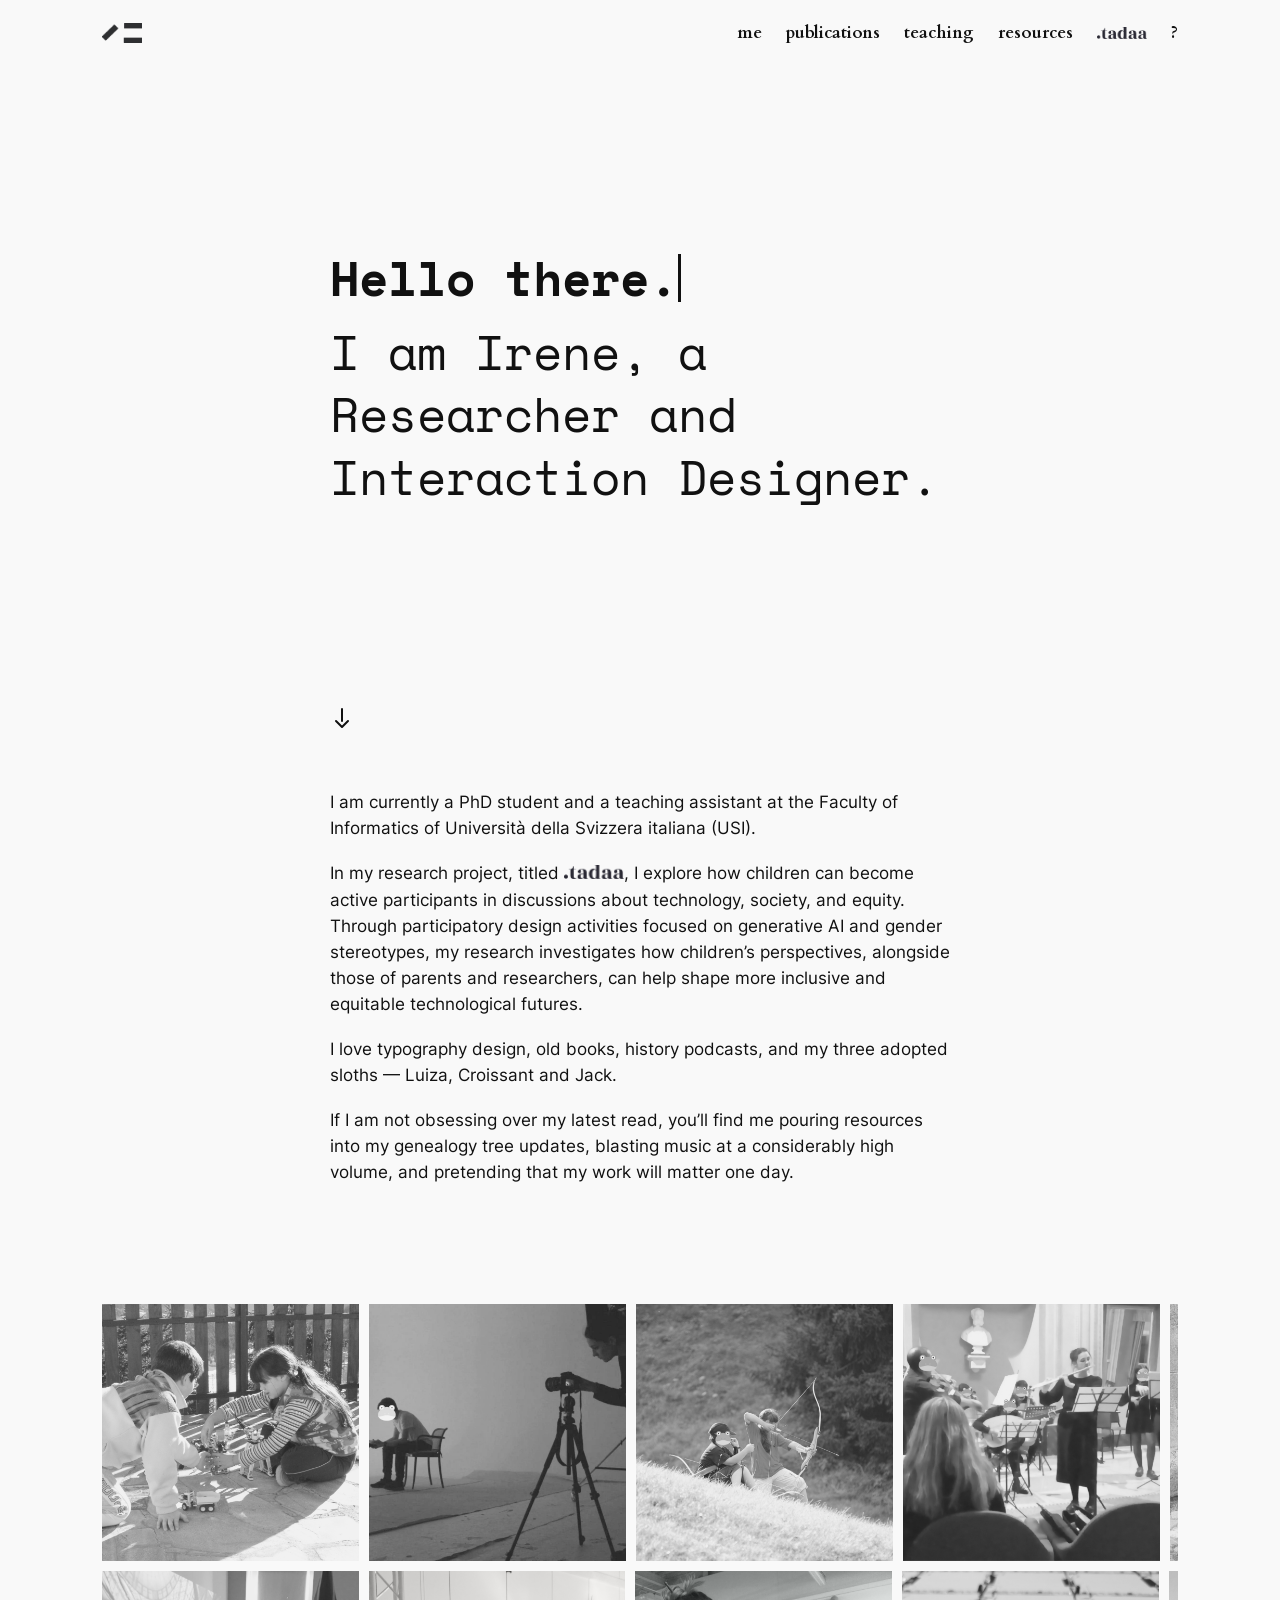
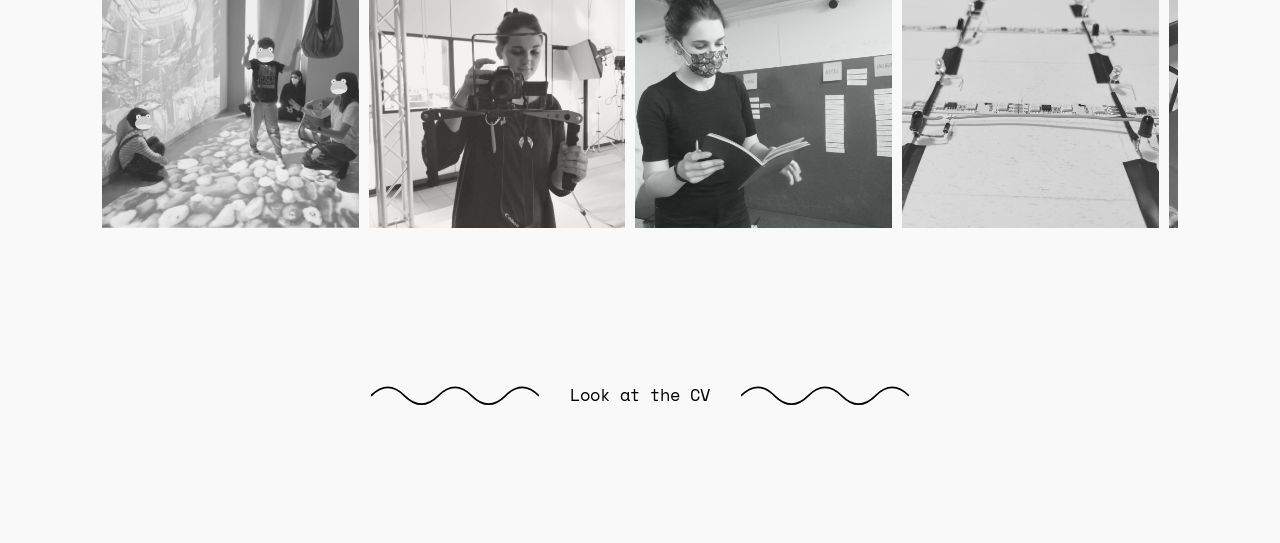
<file: index.html>
<!DOCTYPE html>
<html lang="en-GB">
<head>
  <meta charset="UTF-8">
  <meta name="viewport" content="width=device-width, initial-scale=1">
  <title>irenezanardi.com – Personal webpage</title>
  <meta name="description" content="Irene Zanardi – Researcher and Interaction Designer, PhD student at Università della Svizzera italiana (USI).">
  <link rel="icon" href="assets/img/favicon-32.png" sizes="32x32">
  <link rel="icon" href="assets/img/favicon-192.png" sizes="192x192">
  <link rel="apple-touch-icon" href="assets/img/apple-touch-icon.png">
  <link rel="preload" href="assets/fonts/SpaceMono-Bold.woff2" as="font" type="font/woff2" crossorigin>
  <link rel="stylesheet" href="assets/css/style.css">
  <script src="assets/js/main.js" defer></script>
</head>
<body class="home">
  <a class="skip-link" href="#main">Skip to content</a>

  <!-- ===== Header (same on every page) ===== -->
  <header class="site-header">
    <div class="site-header__inner">
      <a class="site-logo" href="./" aria-current="page"><img src="assets/img/logo.png" width="40" height="20" alt="irenezanardi.com"></a>
      <nav class="nav" aria-label="Navigation">
        <button class="nav__open" type="button" aria-label="Open menu" aria-expanded="false" aria-controls="nav-panel">
          <svg viewBox="0 0 24 24" aria-hidden="true"><path d="M4 7.5h16v1.5H4z"/><path d="M4 15h16v1.5H4z"/></svg>
        </button>
        <div class="nav__panel" id="nav-panel">
          <button class="nav__close" type="button" aria-label="Close menu">
            <svg viewBox="0 0 24 24" aria-hidden="true"><path d="m13.06 12 6.47-6.47-1.06-1.06L12 10.94 5.53 4.47 4.47 5.53 10.94 12l-6.47 6.47 1.06 1.06L12 13.06l6.47 6.47 1.06-1.06L13.06 12Z"/></svg>
          </button>
          <ul class="nav__list">
            <li><a href="./" aria-current="page">me</a></li>
            <li><a href="publications/">Publications</a></li>
            <li><a href="teaching/">Teaching</a></li>
            <li><a href="resources/">Resources</a></li>
            <li><a href="tadaa/"><img src="assets/img/tadaa-logo.png" alt="Tadaa"></a></li>
            <li><a href="contact/">?</a></li>
          </ul>
        </div>
      </nav>
    </div>
  </header>

  <main id="main">

    <!-- Hero -->
    <section class="hero">
      <div class="hero__inner">
        <p class="hero__hello typewriter highlighted">Hello there.</p>
        <p class="hero__intro">I am Irene, a Researcher and Interaction Designer.</p>
      </div>
    </section>

    <div class="scroll-arrow-wrap">
      <div class="container">
        <svg class="scroll-arrow" xmlns="http://www.w3.org/2000/svg" width="24" height="24" viewBox="0 0 24 24" fill="none" stroke="currentColor" stroke-width="2" stroke-linecap="round" stroke-linejoin="round" aria-hidden="true">
          <path d="M18 15l-6 6-6-6"/>
          <path d="M12 3v12"/>
        </svg>
      </div>
    </div>

    <!-- About -->
    <section class="gutter">
      <div class="container bio flow">
        <p>I am currently a PhD student and a teaching assistant at the Faculty of Informatics of Università della Svizzera italiana (USI).</p>
        <p>In my research project, titled <img class="inline-logo" src="assets/img/tadaa-logo.png" style="width: 60px" alt="Tadaa">, I explore how children can become active participants in discussions about technology, society, and equity. Through participatory design activities focused on generative AI and gender stereotypes, my research investigates how children’s perspectives, alongside those of parents and researchers, can help shape more inclusive and equitable technological futures.</p>
        <p>I love typography design, old books, history podcasts, and my three adopted sloths — Luiza, Croissant and Jack.</p>
        <p>If I am not obsessing over my latest read, you’ll find me pouring resources into my genealogy tree updates, blasting music at a considerably high volume, and pretending that my work will matter one day.</p>
      </div>

      <!-- Photo carousels: to add a photo, copy one <div class="carousel__slide"> line -->
      <div class="carousel">
        <div class="carousel__track" data-direction="forward">
          <div class="carousel__slide"><img src="assets/img/about/photo-1.png" alt=""></div>
          <div class="carousel__slide"><img src="assets/img/about/photo-2.png" alt=""></div>
          <div class="carousel__slide"><img src="assets/img/about/photo-3.png" alt=""></div>
          <div class="carousel__slide"><img src="assets/img/about/photo-4.png" alt=""></div>
          <div class="carousel__slide"><img src="assets/img/about/photo-5.png" alt=""></div>
        </div>
        <div class="carousel__track" data-direction="backward">
          <div class="carousel__slide"><img src="assets/img/about/photo-6.png" alt=""></div>
          <div class="carousel__slide"><img src="assets/img/about/photo-7.png" alt=""></div>
          <div class="carousel__slide"><img src="assets/img/about/photo-8.png" alt=""></div>
          <div class="carousel__slide"><img src="assets/img/about/photo-9.png" alt=""></div>
          <div class="carousel__slide"><img src="assets/img/about/photo-10.png" alt=""></div>
        </div>
      </div>

      <!-- CV button -->
      <div class="cta">
        <div class="wave">
          <svg class="wave__line wave__line--forward" viewBox="0 0 100 20" aria-hidden="true"><path d="M0,10 Q10,0 20,10 T40,10 T60,10 T80,10 T100,10"/></svg>
          <a class="wave__button" href="assets/files/CV.pdf">Look at the CV</a>
          <svg class="wave__line wave__line--back" viewBox="0 0 100 20" aria-hidden="true"><path d="M0,10 Q10,0 20,10 T40,10 T60,10 T80,10 T100,10"/></svg>
        </div>
      </div>
    </section>

  </main>
</body>
</html>
</file>
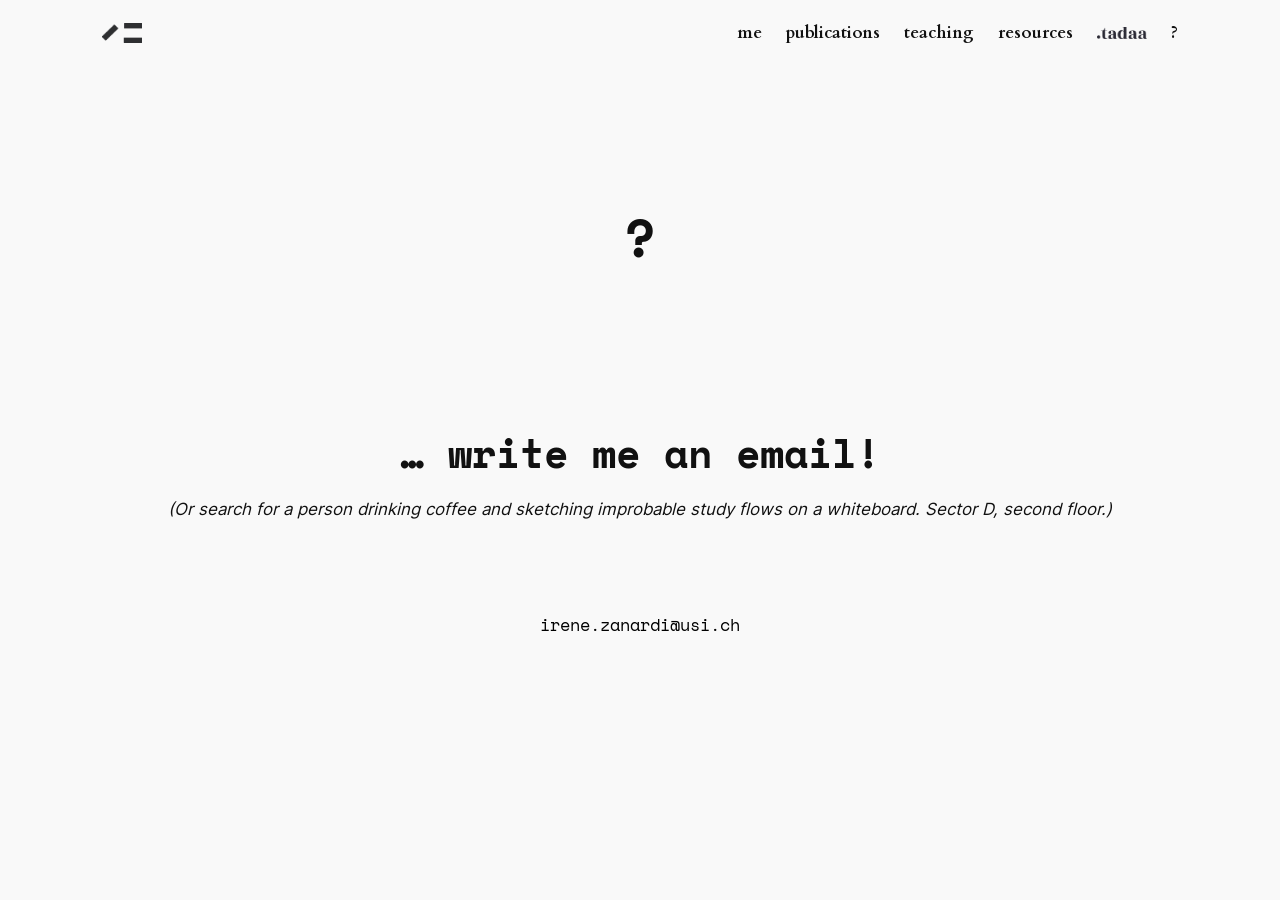
<file: contact/index.html>
<!DOCTYPE html>
<html lang="en-GB">
<head>
  <meta charset="UTF-8">
  <meta name="viewport" content="width=device-width, initial-scale=1">
  <title>? – irenezanardi.com</title>
  <meta name="description" content="Get in touch with Irene Zanardi.">
  <link rel="icon" href="../assets/img/favicon-32.png" sizes="32x32">
  <link rel="icon" href="../assets/img/favicon-192.png" sizes="192x192">
  <link rel="apple-touch-icon" href="../assets/img/apple-touch-icon.png">
  <link rel="stylesheet" href="../assets/css/style.css">
  <script src="../assets/js/main.js" defer></script>
</head>
<body>
  <a class="skip-link" href="#main">Skip to content</a>

  <!-- ===== Header (same on every page) ===== -->
  <header class="site-header">
    <div class="site-header__inner">
      <a class="site-logo" href="../"><img src="../assets/img/logo.png" width="40" height="20" alt="irenezanardi.com"></a>
      <nav class="nav" aria-label="Navigation">
        <button class="nav__open" type="button" aria-label="Open menu" aria-expanded="false" aria-controls="nav-panel">
          <svg viewBox="0 0 24 24" aria-hidden="true"><path d="M4 7.5h16v1.5H4z"/><path d="M4 15h16v1.5H4z"/></svg>
        </button>
        <div class="nav__panel" id="nav-panel">
          <button class="nav__close" type="button" aria-label="Close menu">
            <svg viewBox="0 0 24 24" aria-hidden="true"><path d="m13.06 12 6.47-6.47-1.06-1.06L12 10.94 5.53 4.47 4.47 5.53 10.94 12l-6.47 6.47 1.06 1.06L12 13.06l6.47 6.47 1.06-1.06L13.06 12Z"/></svg>
          </button>
          <ul class="nav__list">
            <li><a href="../">me</a></li>
            <li><a href="../publications/">Publications</a></li>
            <li><a href="../teaching/">Teaching</a></li>
            <li><a href="../resources/">Resources</a></li>
            <li><a href="../tadaa/"><img src="../assets/img/tadaa-logo.png" alt="Tadaa"></a></li>
            <li><a href="../contact/" aria-current="page">?</a></li>
          </ul>
        </div>
      </nav>
    </div>
  </header>

  <main id="main">
    <div class="page-title">
      <h1>?</h1>
    </div>

    <section class="contact">
      <div class="flow">
        <h2>… write me an email!</h2>
        <p><em>(Or search for a person drinking coffee and sketching improbable study flows on a whiteboard. Sector D, second floor.)</em></p>
        <div class="wave">
          <a class="wave__button wave__button--wide highlighted" href="mailto:irene.zanardi@usi.ch">irene.zanardi@usi.ch</a>
        </div>
      </div>
    </section>
  </main>
</body>
</html>
</file>
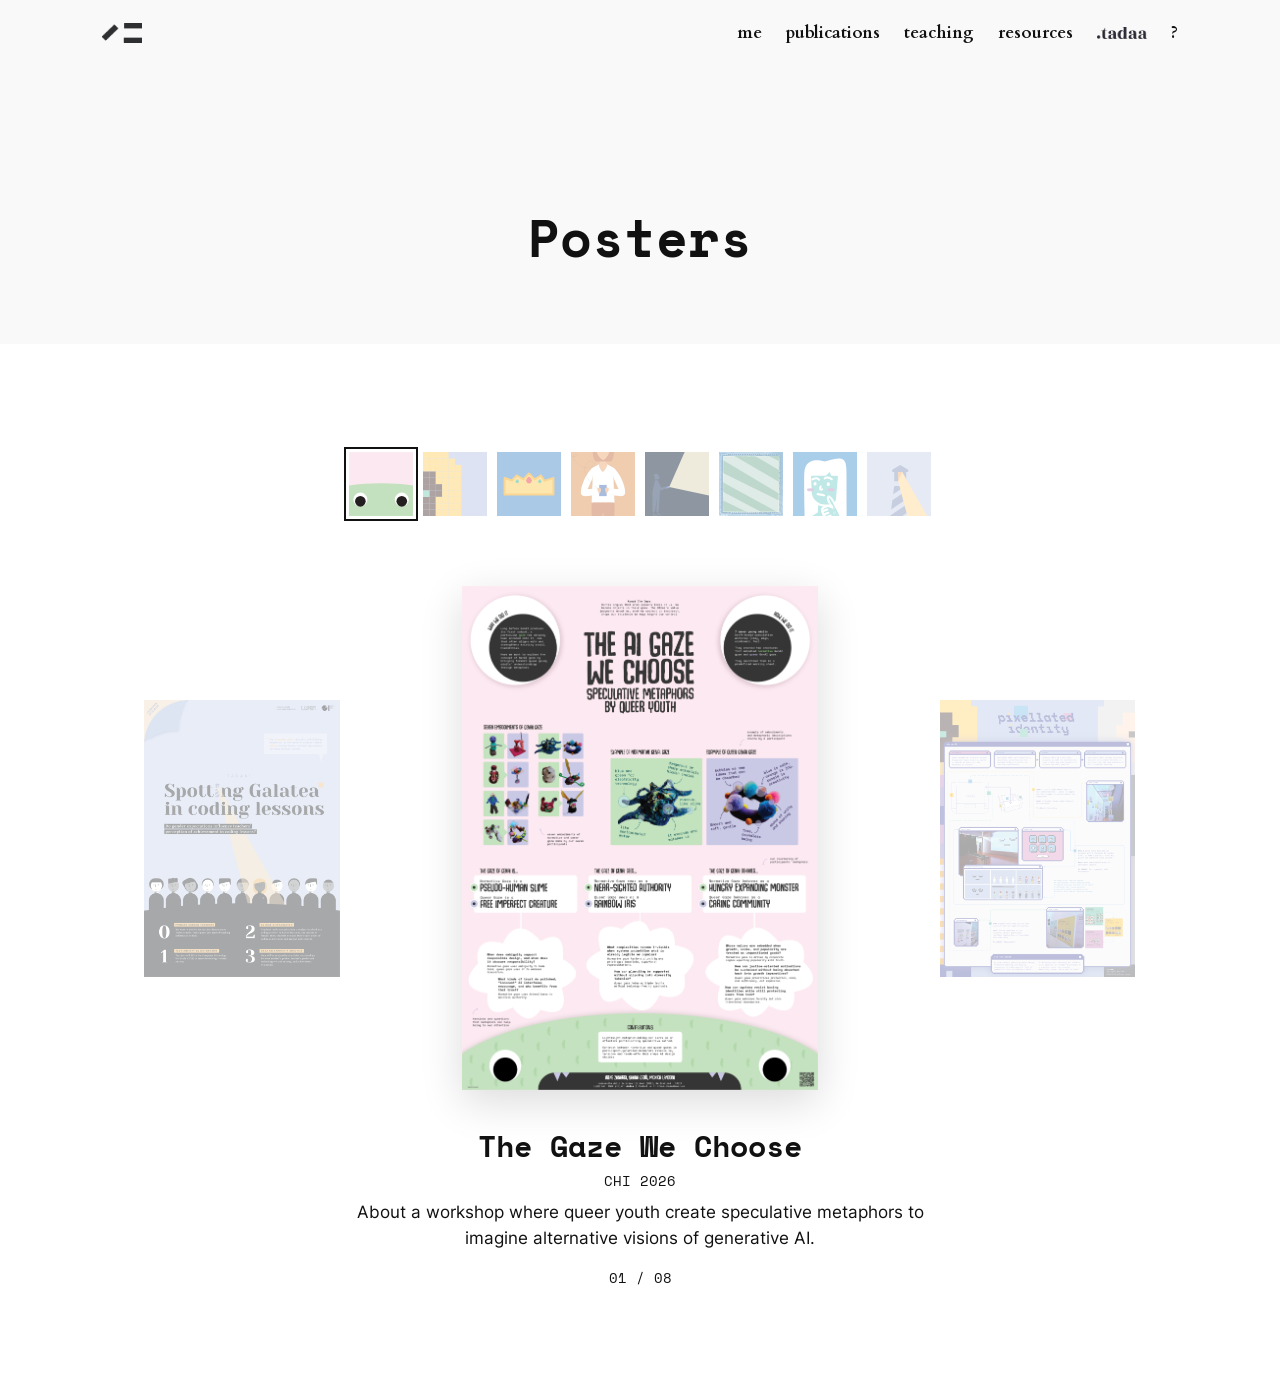
<file: posters/index.html>
<!DOCTYPE html>
<html lang="en-GB">
<head>
  <meta charset="UTF-8">
  <meta name="viewport" content="width=device-width, initial-scale=1">
  <title>Posters – irenezanardi.com</title>
  <meta name="description" content="Research posters by Irene Zanardi.">
  <link rel="icon" href="../assets/img/favicon-32.png" sizes="32x32">
  <link rel="icon" href="../assets/img/favicon-192.png" sizes="192x192">
  <link rel="apple-touch-icon" href="../assets/img/apple-touch-icon.png">
  <link rel="stylesheet" href="../assets/css/style.css">
  <script src="../assets/js/main.js" defer></script>
</head>
<body>
  <a class="skip-link" href="#main">Skip to content</a>

  <!-- ===== Header (same on every page) ===== -->
  <header class="site-header">
    <div class="site-header__inner">
      <a class="site-logo" href="../"><img src="../assets/img/logo.png" width="40" height="20" alt="irenezanardi.com"></a>
      <nav class="nav" aria-label="Navigation">
        <button class="nav__open" type="button" aria-label="Open menu" aria-expanded="false" aria-controls="nav-panel">
          <svg viewBox="0 0 24 24" aria-hidden="true"><path d="M4 7.5h16v1.5H4z"/><path d="M4 15h16v1.5H4z"/></svg>
        </button>
        <div class="nav__panel" id="nav-panel">
          <button class="nav__close" type="button" aria-label="Close menu">
            <svg viewBox="0 0 24 24" aria-hidden="true"><path d="m13.06 12 6.47-6.47-1.06-1.06L12 10.94 5.53 4.47 4.47 5.53 10.94 12l-6.47 6.47 1.06 1.06L12 13.06l6.47 6.47 1.06-1.06L13.06 12Z"/></svg>
          </button>
          <ul class="nav__list">
            <li><a href="../">me</a></li>
            <li><a href="../publications/">Publications</a></li>
            <li><a href="../teaching/">Teaching</a></li>
            <li><a href="../resources/">Resources</a></li>
            <li><a href="../tadaa/"><img src="../assets/img/tadaa-logo.png" alt="Tadaa"></a></li>
            <li><a href="../contact/">?</a></li>
          </ul>
        </div>
      </nav>
    </div>
  </header>

  <main id="main">
    <div class="page-title">
      <h1>Posters</h1>
    </div>

    <section class="band band--white">
      <div class="poster-gallery" data-poster-gallery>
        <!--
          HOW TO EDIT THE POSTERS
          Each <li class="poster"> is one poster. The gallery (thumbnails,
          big preview, previous/next and full-screen view) is built from this
          list automatically, in this order.

          - data-thumb  = small SQUARE thumbnail for the top strip
                          (assets/img/posters/thumbs/, e.g. 400 x 400 px).
                          The numbered .svg files are placeholders: replace
                          them with your own images and update the name here,
                          e.g. thumbs/chi-2026.jpg
          - data-full   = high-resolution image opened in full screen
          - src         = image shown in the gallery (about 1024 px tall is enough)
          - poster__title / poster__venue / poster__desc = text under the gallery

          To add a poster: put the three images in assets/img/posters/thumbs/,
          assets/img/posters/ and assets/img/posters/full/, then copy a whole
          <li> ... </li> block.
        -->
        <ol class="poster-list">
          <li class="poster"
              data-thumb="../assets/img/posters/thumbs/chi-2026.svg"
              data-full="../assets/img/posters/full/chi-2026.png">
            <img src="../assets/img/posters/chi-2026.png" width="725" height="1024" alt="Poster presented at CHI 2026">
            <div class="poster__caption">
              <h2 class="poster__title">The Gaze We Choose</h2>
              <p class="poster__venue">CHI 2026</p>
              <p class="poster__desc">About a workshop where queer youth create speculative metaphors to imagine alternative visions of generative AI.</p>
            </div>
          </li>

          <li class="poster"
              data-thumb="../assets/img/posters/thumbs/dis-2026.svg"
              data-full="../assets/img/posters/full/dis-2026.png">
            <img src="../assets/img/posters/dis-2026.png" width="722" height="1024" alt="Poster presented at DIS 2026" loading="lazy">
            <div class="poster__caption">
              <h2 class="poster__title">Pixellated Identity</h2>
              <p class="poster__venue">DIS 2026</p>
              <p class="poster__desc">About an interactive exhibition that invites families to question how generative AI is designed and represented.</p>
            </div>
          </li>

          <li class="poster"
              data-thumb="../assets/img/posters/thumbs/womencourage-2024.svg"
              data-full="../assets/img/posters/full/womencourage-2024.png">
            <img src="../assets/img/posters/womencourage-2024.png" width="723" height="1024" alt="Poster presented at ACM womENcourage 2024" loading="lazy">
            <div class="poster__caption">
              <h2 class="poster__title">Breaking (a) Character</h2>
              <p class="poster__venue">ACM womENcourage 2024</p>
              <p class="poster__desc">About a research project exploring how children react to social identity labels through a role-playing game.</p>
            </div>
          </li>

          <li class="poster"
              data-thumb="../assets/img/posters/thumbs/womencourage-2023-1.svg"
              data-full="../assets/img/posters/full/womencourage-2023-1.png">
            <img src="../assets/img/posters/womencourage-2023-1.png" width="724" height="1024" alt="Poster presented at ACM womENcourage 2023" loading="lazy">
            <div class="poster__caption">
              <h2 class="poster__title">Bridging Values</h2>
              <p class="poster__venue">ACM womENcourage 2023</p>
              <p class="poster__desc">About an exploration on whether the social values and aspirations of Gen Z are reflected in computing careers.</p>
            </div>
          </li>

          <li class="poster"
              data-thumb="../assets/img/posters/thumbs/womencourage-2023-2.svg"
              data-full="../assets/img/posters/full/womencourage-2023-2.png">
            <img src="../assets/img/posters/womencourage-2023-2.png" width="724" height="1024" alt="Poster presented at ACM womENcourage 2023" loading="lazy">
            <div class="poster__caption">
              <h2 class="poster__title">Looking for a Major?</h2>
              <p class="poster__venue">ACM womENcourage 2023</p>
              <p class="poster__desc">About an exploratory analysis of how technical and social aspects of the discipline are presented to prospective students.</p>
            </div>
          </li>

          <li class="poster"
              data-thumb="../assets/img/posters/thumbs/womencourage-2023-3.svg"
              data-full="../assets/img/posters/full/womencourage-2023-3.png">
            <img src="../assets/img/posters/womencourage-2023-3.png" width="724" height="1024" alt="Poster presented at ACM womENcourage 2023" loading="lazy">
            <div class="poster__caption">
              <h2 class="poster__title">Memory Association Test</h2>
              <p class="poster__venue">ACM womENcourage 2023</p>
              <p class="poster__desc">About a memory-based educational game designed to help teachers recognize and reflect on implicit gender biases.</p>
            </div>
          </li>

          <li class="poster"
              data-thumb="../assets/img/posters/thumbs/usi-sts-2023.svg"
              data-full="../assets/img/posters/full/usi-sts-2023.png">
            <img src="../assets/img/posters/usi-sts-2023.png" width="1024" height="724" alt="Research poster, USI STS 2023" loading="lazy">
            <div class="poster__caption">
              <h2 class="poster__title">What Makes a Computer Scientist</h2>
              <p class="poster__venue">EUGAIN STS 2023</p>
              <p class="poster__desc">About an exploration on how children describe the “perfect” computer scientist before and after participating in programming lessons.</p>
            </div>
          </li>

          <li class="poster"
              data-thumb="../assets/img/posters/thumbs/usi-sts-2022.svg"
              data-full="../assets/img/posters/full/usi-sts-2022.png">
            <img src="../assets/img/posters/usi-sts-2022.png" width="724" height="1024" alt="Research poster, USI STS 2022" loading="lazy">
            <div class="poster__caption">
              <h2 class="poster__title">Spotting Galatea</h2>
              <p class="poster__venue">EUGAIN STS 2022</p>
              <p class="poster__desc">About a research proposal exploring whether gendered expectations influence teachers’ evaluations of students in coding classes.</p>
            </div>
          </li>
        </ol>
      </div>
    </section>
  </main>
</body>
</html>
</file>
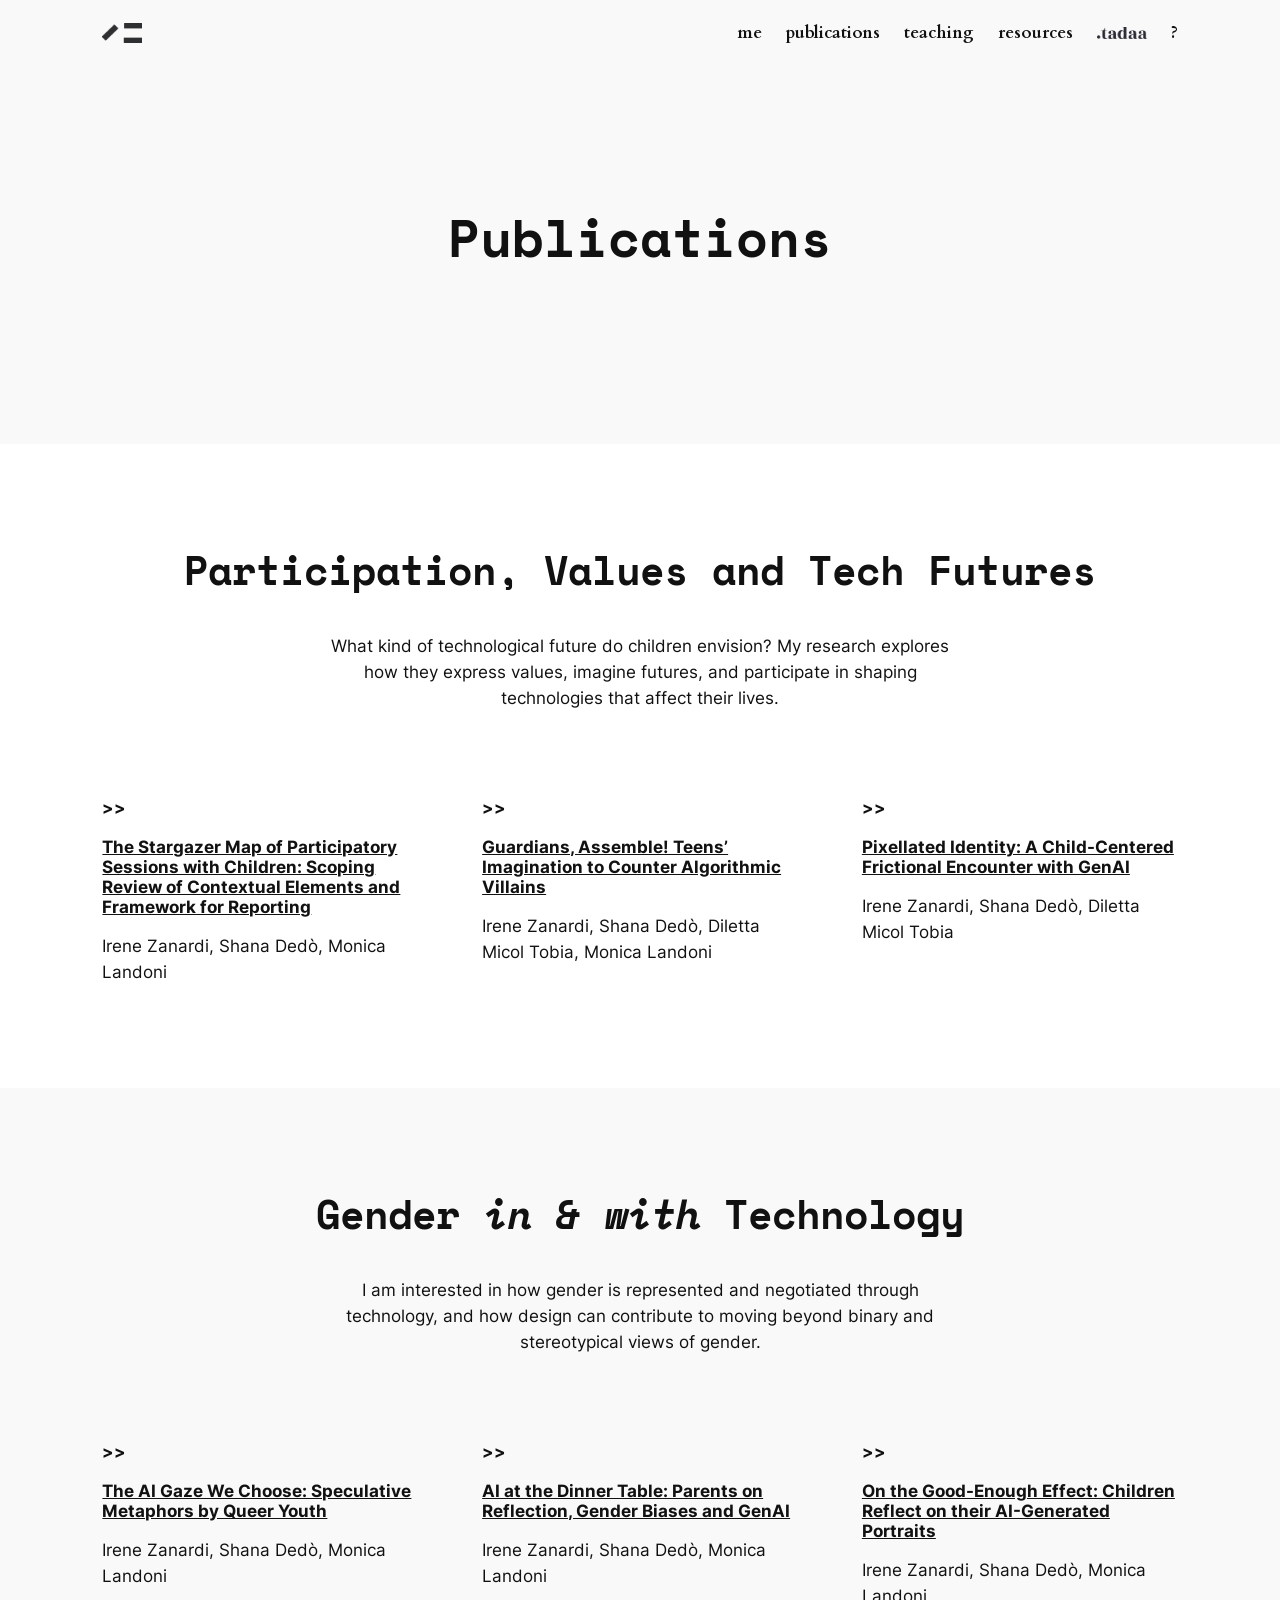
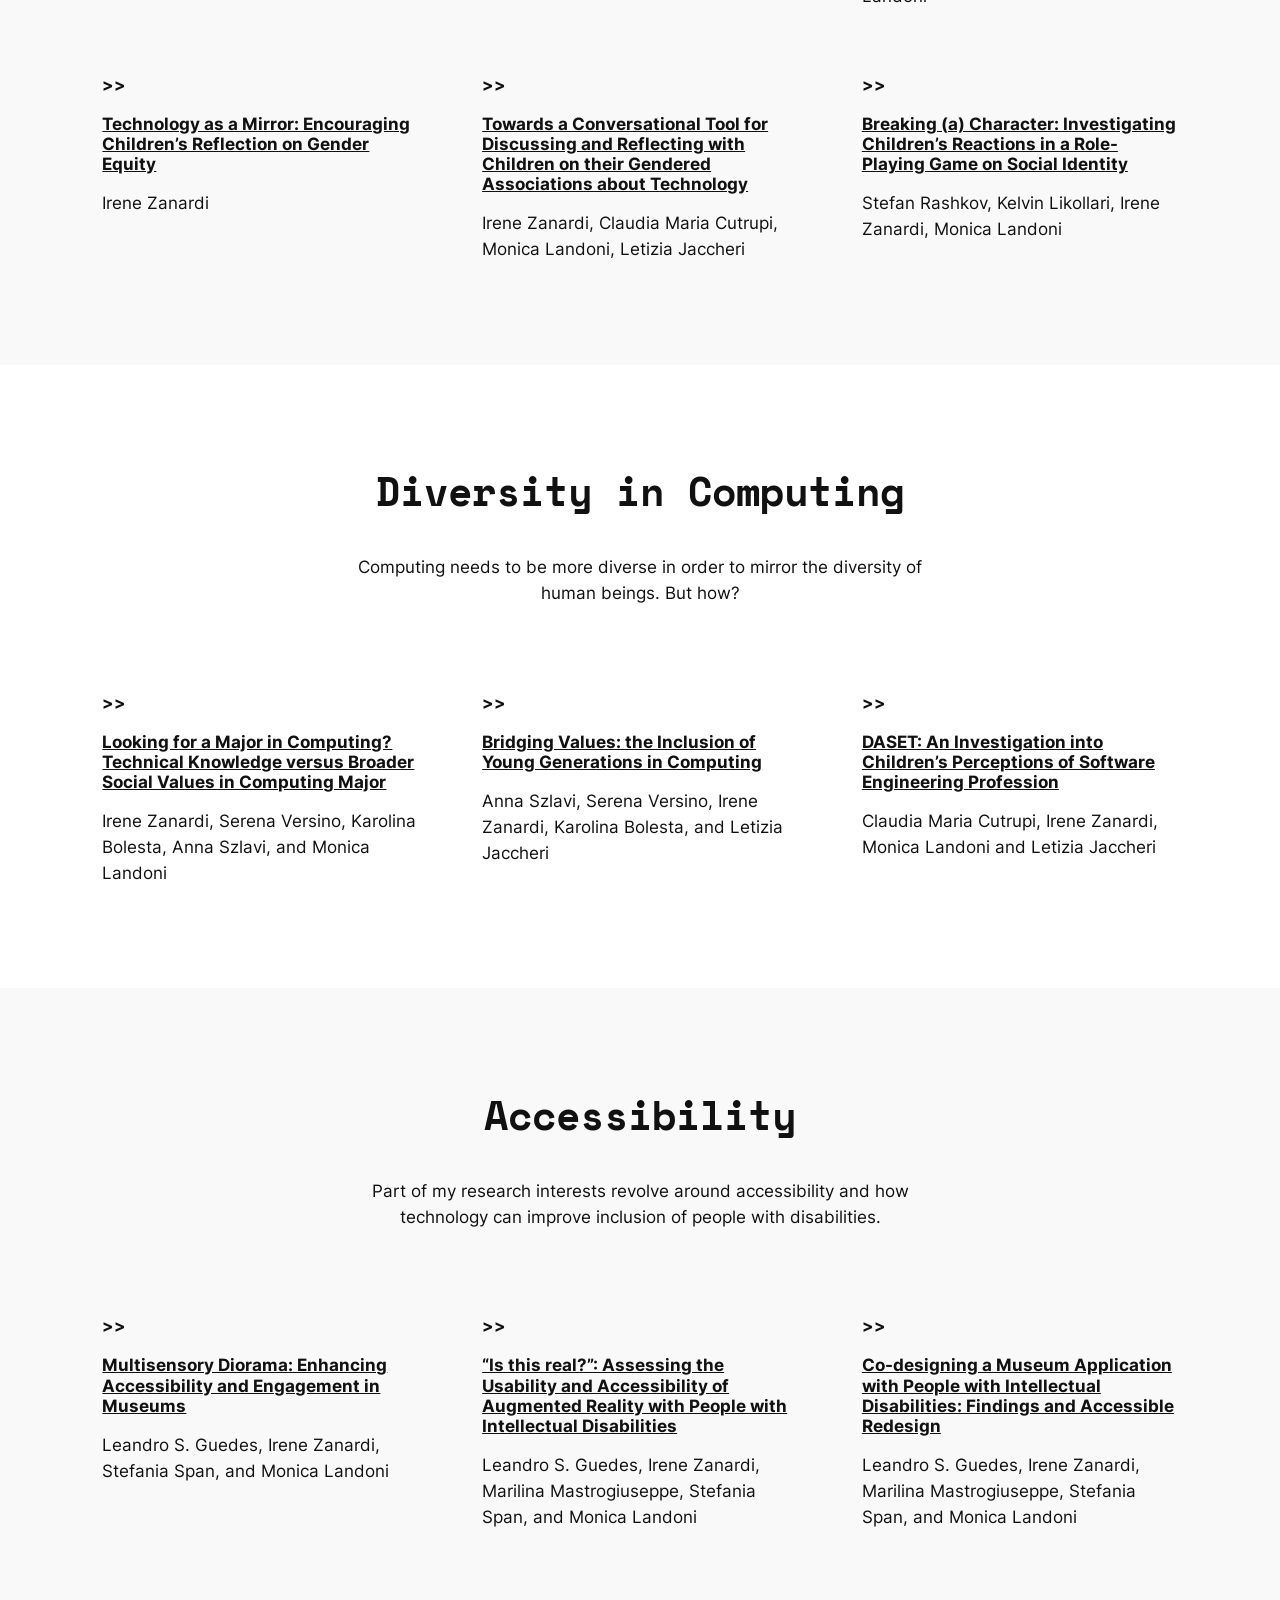
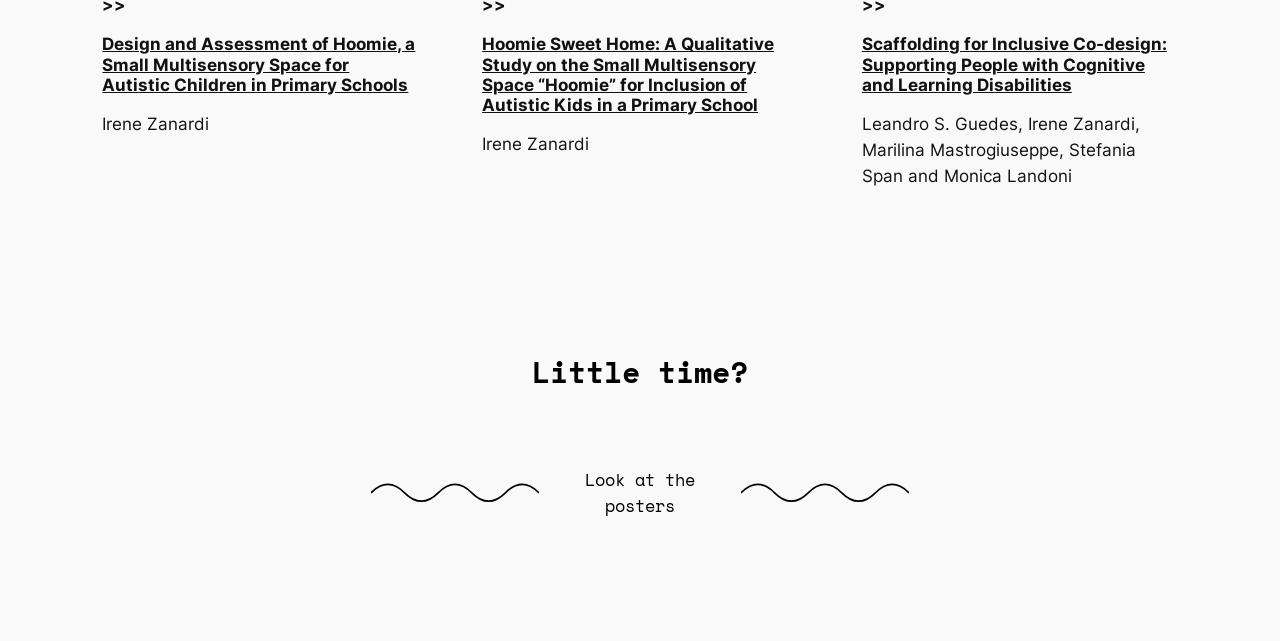
<file: publications/index.html>
<!DOCTYPE html>
<html lang="en-GB">
<head>
  <meta charset="UTF-8">
  <meta name="viewport" content="width=device-width, initial-scale=1">
  <title>Publications – irenezanardi.com</title>
  <meta name="description" content="Publications by Irene Zanardi on participation, gender and technology, diversity in computing, and accessibility.">
  <link rel="icon" href="../assets/img/favicon-32.png" sizes="32x32">
  <link rel="icon" href="../assets/img/favicon-192.png" sizes="192x192">
  <link rel="apple-touch-icon" href="../assets/img/apple-touch-icon.png">
  <link rel="stylesheet" href="../assets/css/style.css">
  <script src="../assets/js/main.js" defer></script>
</head>
<body>
  <a class="skip-link" href="#main">Skip to content</a>

  <!-- ===== Header (same on every page) ===== -->
  <header class="site-header">
    <div class="site-header__inner">
      <a class="site-logo" href="../"><img src="../assets/img/logo.png" width="40" height="20" alt="irenezanardi.com"></a>
      <nav class="nav" aria-label="Navigation">
        <button class="nav__open" type="button" aria-label="Open menu" aria-expanded="false" aria-controls="nav-panel">
          <svg viewBox="0 0 24 24" aria-hidden="true"><path d="M4 7.5h16v1.5H4z"/><path d="M4 15h16v1.5H4z"/></svg>
        </button>
        <div class="nav__panel" id="nav-panel">
          <button class="nav__close" type="button" aria-label="Close menu">
            <svg viewBox="0 0 24 24" aria-hidden="true"><path d="m13.06 12 6.47-6.47-1.06-1.06L12 10.94 5.53 4.47 4.47 5.53 10.94 12l-6.47 6.47 1.06 1.06L12 13.06l6.47 6.47 1.06-1.06L13.06 12Z"/></svg>
          </button>
          <ul class="nav__list">
            <li><a href="../">me</a></li>
            <li><a href="../publications/" aria-current="page">Publications</a></li>
            <li><a href="../teaching/">Teaching</a></li>
            <li><a href="../resources/">Resources</a></li>
            <li><a href="../tadaa/"><img src="../assets/img/tadaa-logo.png" alt="Tadaa"></a></li>
            <li><a href="../contact/">?</a></li>
          </ul>
        </div>
      </nav>
    </div>
  </header>

  <main id="main">
    <div class="page-title">
      <h1>Publications</h1>
    </div>

    <div style="height: 100px" aria-hidden="true"></div>

    <!--
      HOW TO ADD A PUBLICATION
      Copy one <article class="card"> ... </article> block inside the right
      section and change the link, title and authors. The grid arranges
      them in rows of three automatically.
    -->

    <!-- ===== Participation, Values and Tech Futures ===== -->
    <section class="band band--white">
      <h2 class="band__title highlighted">Participation, Values and Tech Futures</h2>
      <p class="band__intro">What kind of technological future do children envision? My research explores how they express values, imagine futures, and participate in shaping technologies that affect their lives.</p>
      <div class="band__body card-grid">
        <article class="card">
          <p class="card__marker">&gt;&gt;</p>
          <h3 class="card__title"><a href="https://www.sciencedirect.com/science/article/pii/S2212868926000140">The Stargazer Map of Participatory Sessions with Children: Scoping Review of Contextual Elements and Framework for Reporting</a></h3>
          <p>Irene Zanardi, Shana Dedò, Monica Landoni</p>
        </article>
        <article class="card">
          <p class="card__marker">&gt;&gt;</p>
          <h3 class="card__title"><a href="https://dl.acm.org/doi/10.1145/3803784.3809287">Guardians, Assemble! Teens’ Imagination to Counter Algorithmic Villains</a></h3>
          <p>Irene Zanardi, Shana Dedò, Diletta Micol Tobia, Monica Landoni</p>
        </article>
        <article class="card">
          <p class="card__marker">&gt;&gt;</p>
          <h3 class="card__title"><a href="https://dl.acm.org/doi/abs/10.1145/3802974.3810891">Pixellated Identity: A Child-Centered Frictional Encounter with GenAI</a></h3>
          <p>Irene Zanardi, Shana Dedò, Diletta Micol Tobia</p>
        </article>
      </div>
    </section>

    <!-- ===== Gender in & with Technology ===== -->
    <section class="band band--base">
      <h2 class="band__title highlighted">Gender <em>in &amp; with</em> Technology</h2>
      <p class="band__intro">I am interested in how gender is represented and negotiated through technology, and how design can contribute to moving beyond binary and stereotypical views of gender.</p>
      <div class="band__body card-grid">
        <article class="card">
          <p class="card__marker">&gt;&gt;</p>
          <h3 class="card__title"><a href="https://dl.acm.org/doi/full/10.1145/3772363.3799268">The AI Gaze We Choose: Speculative Metaphors by Queer Youth</a></h3>
          <p>Irene Zanardi, Shana Dedò, Monica Landoni</p>
        </article>
        <article class="card">
          <p class="card__marker">&gt;&gt;</p>
          <h3 class="card__title"><a href="https://dl.acm.org/doi/full/10.1145/3773077.3811879">AI at the Dinner Table: Parents on Reflection, Gender Biases and GenAI</a></h3>
          <p>Irene Zanardi, Shana Dedò, Monica Landoni</p>
        </article>
        <article class="card">
          <p class="card__marker">&gt;&gt;</p>
          <h3 class="card__title"><a href="https://dl.acm.org/doi/abs/10.1145/3713043.3733253">On the Good-Enough Effect: Children Reflect on their AI-Generated Portraits</a></h3>
          <p>Irene Zanardi, Shana Dedò, Monica Landoni</p>
        </article>
        <article class="card">
          <p class="card__marker">&gt;&gt;</p>
          <h3 class="card__title"><a href="https://dl.acm.org/doi/full/10.1145/3713043.3731601">Technology as a Mirror: Encouraging Children’s Reflection on Gender Equity</a></h3>
          <p>Irene Zanardi</p>
        </article>
        <article class="card">
          <p class="card__marker">&gt;&gt;</p>
          <h3 class="card__title"><a href="https://link.springer.com/chapter/10.1007/978-3-031-93851-1_20">Towards a Conversational Tool for Discussing and Reflecting with Children on their Gendered Associations about Technology</a></h3>
          <p>Irene Zanardi, Claudia Maria Cutrupi, Monica Landoni, Letizia Jaccheri</p>
        </article>
        <article class="card">
          <p class="card__marker">&gt;&gt;</p>
          <h3 class="card__title"><a href="https://womencourage.acm.org/2024/wp-content/uploads/2024/06/womencourage2024-posters-final87.pdf">Breaking (a) Character: Investigating Children’s Reactions in a Role-Playing Game on Social Identity</a></h3>
          <p>Stefan Rashkov, Kelvin Likollari, Irene Zanardi, Monica Landoni</p>
        </article>
      </div>
    </section>

    <!-- ===== Diversity in Computing ===== -->
    <section class="band band--white">
      <h2 class="band__title highlighted">Diversity in Computing</h2>
      <p class="band__intro">Computing needs to be more diverse in order to mirror the diversity of human beings. But how?</p>
      <div class="band__body card-grid">
        <article class="card">
          <p class="card__marker">&gt;&gt;</p>
          <h3 class="card__title"><a href="https://ntnuopen.ntnu.no/ntnu-xmlui/handle/11250/3124074">Looking for a Major in Computing? Technical Knowledge versus Broader Social Values in Computing Major</a></h3>
          <p>Irene Zanardi, Serena Versino, Karolina Bolesta, Anna Szlavi, and Monica Landoni</p>
        </article>
        <article class="card">
          <p class="card__marker">&gt;&gt;</p>
          <h3 class="card__title"><a href="https://link.springer.com/chapter/10.1007/978-3-031-35681-0_10">Bridging Values: the Inclusion of Young Generations in Computing</a></h3>
          <p>Anna Szlavi, Serena Versino, Irene Zanardi, Karolina Bolesta, and Letizia Jaccheri</p>
        </article>
        <article class="card">
          <p class="card__marker">&gt;&gt;</p>
          <h3 class="card__title"><a href="https://ieeexplore.ieee.org/abstract/document/10173894">DASET: An Investigation into Children’s Perceptions of Software Engineering Profession</a></h3>
          <p>Claudia Maria Cutrupi, Irene Zanardi, Monica Landoni and Letizia Jaccheri</p>
        </article>
      </div>
    </section>

    <!-- ===== Accessibility ===== -->
    <section class="band band--base">
      <h2 class="band__title highlighted">Accessibility</h2>
      <p class="band__intro">Part of my research interests revolve around accessibility and how technology can improve inclusion of people with disabilities.</p>
      <div class="band__body card-grid">
        <article class="card">
          <p class="card__marker">&gt;&gt;</p>
          <h3 class="card__title"><a href="https://link.springer.com/chapter/10.1007/978-3-031-42283-6_34">Multisensory Diorama: Enhancing Accessibility and Engagement in Museums</a></h3>
          <p>Leandro S. Guedes, Irene Zanardi, Stefania Span, and Monica Landoni</p>
        </article>
        <article class="card">
          <p class="card__marker">&gt;&gt;</p>
          <h3 class="card__title"><a href="https://link.springer.com/chapter/10.1007/978-3-031-35897-5_7">“Is this real?”: Assessing the Usability and Accessibility of Augmented Reality with People with Intellectual Disabilities</a></h3>
          <p>Leandro S. Guedes, Irene Zanardi, Marilina Mastrogiuseppe, Stefania Span, and Monica Landoni</p>
        </article>
        <article class="card">
          <p class="card__marker">&gt;&gt;</p>
          <h3 class="card__title"><a href="https://dl.acm.org/doi/abs/10.1145/3605655.3605687">Co-designing a Museum Application with People with Intellectual Disabilities: Findings and Accessible Redesign</a></h3>
          <p>Leandro S. Guedes, Irene Zanardi, Marilina Mastrogiuseppe, Stefania Span, and Monica Landoni</p>
        </article>
        <article class="card">
          <p class="card__marker">&gt;&gt;</p>
          <h3 class="card__title"><a href="https://src.acm.org/binaries/content/assets/src/2023/irene-zanardi.pdf">Design and Assessment of Hoomie, a Small Multisensory Space for Autistic Children in Primary Schools</a></h3>
          <p>Irene Zanardi</p>
        </article>
        <article class="card">
          <p class="card__marker">&gt;&gt;</p>
          <h3 class="card__title"><a href="https://dl.acm.org/doi/abs/10.1145/3491101.3516801">Hoomie Sweet Home: A Qualitative Study on the Small Multisensory Space “Hoomie” for Inclusion of Autistic Kids in a Primary School</a></h3>
          <p>Irene Zanardi</p>
        </article>
        <article class="card">
          <p class="card__marker">&gt;&gt;</p>
          <h3 class="card__title"><a href="https://link.springer.com/chapter/10.1007/978-3-031-60881-0_10">Scaffolding for Inclusive Co-design: Supporting People with Cognitive and Learning Disabilities</a></h3>
          <p>Leandro S. Guedes, Irene Zanardi, Marilina Mastrogiuseppe, Stefania Span and Monica Landoni</p>
        </article>
      </div>
    </section>

    <!-- ===== Posters button ===== -->
    <section class="cta">
      <h4>Little time?</h4>
      <div class="wave">
        <svg class="wave__line wave__line--forward" viewBox="0 0 100 20" aria-hidden="true"><path d="M0,10 Q10,0 20,10 T40,10 T60,10 T80,10 T100,10"/></svg>
        <a class="wave__button" href="../posters/">Look at the posters</a>
        <svg class="wave__line wave__line--back" viewBox="0 0 100 20" aria-hidden="true"><path d="M0,10 Q10,0 20,10 T40,10 T60,10 T80,10 T100,10"/></svg>
      </div>
    </section>
  </main>
</body>
</html>
</file>
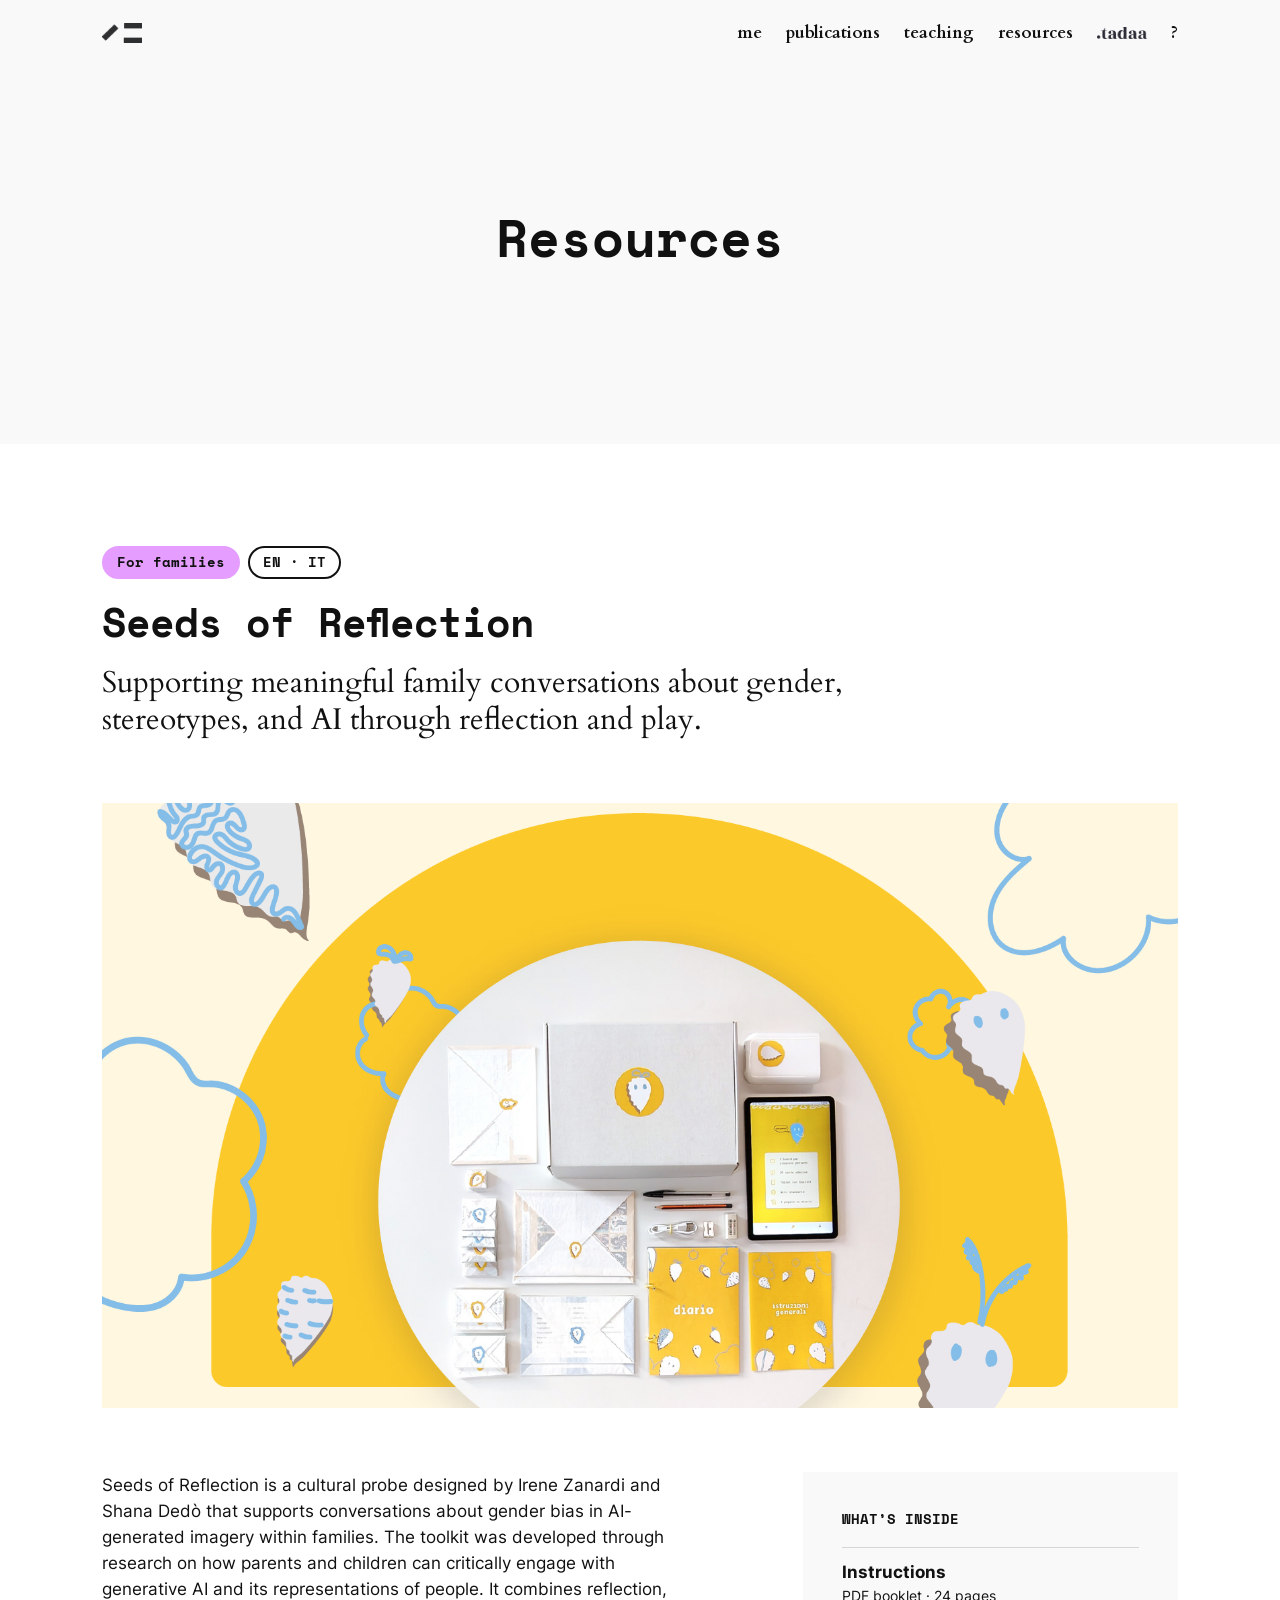
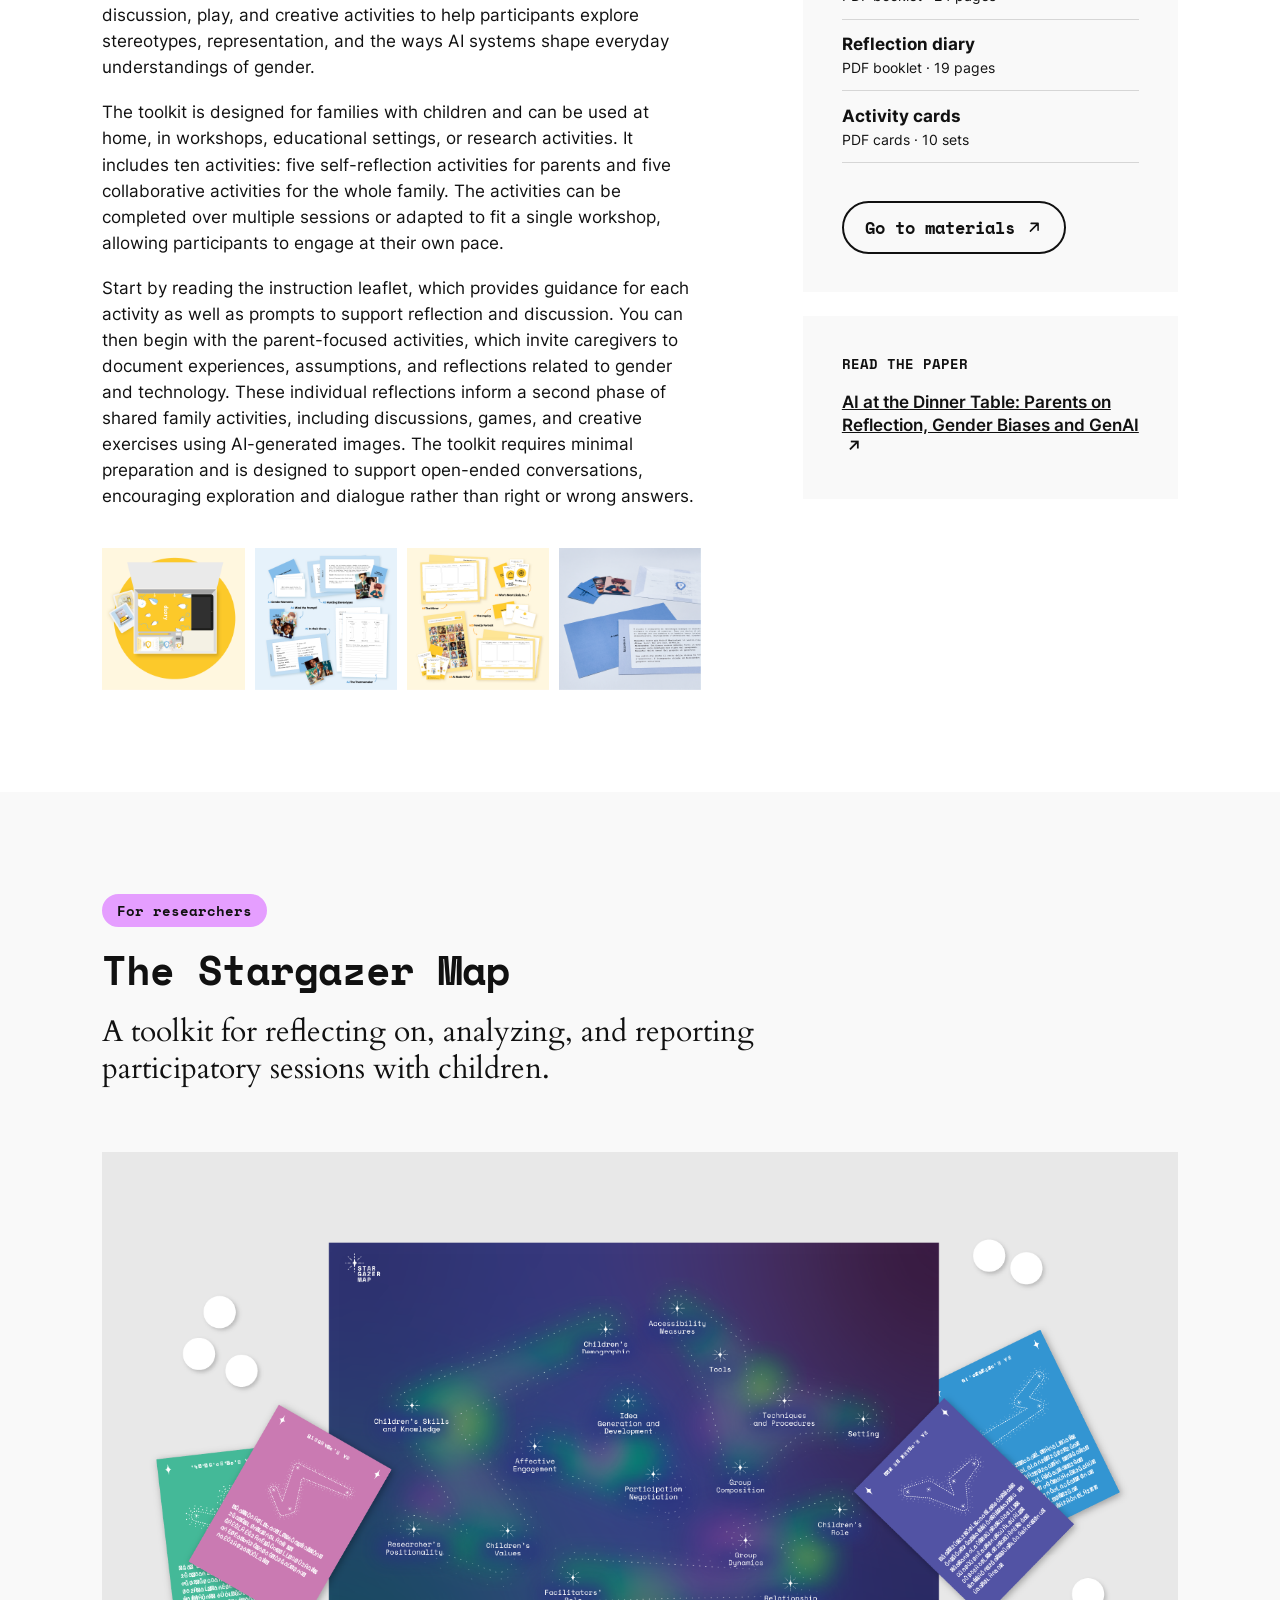
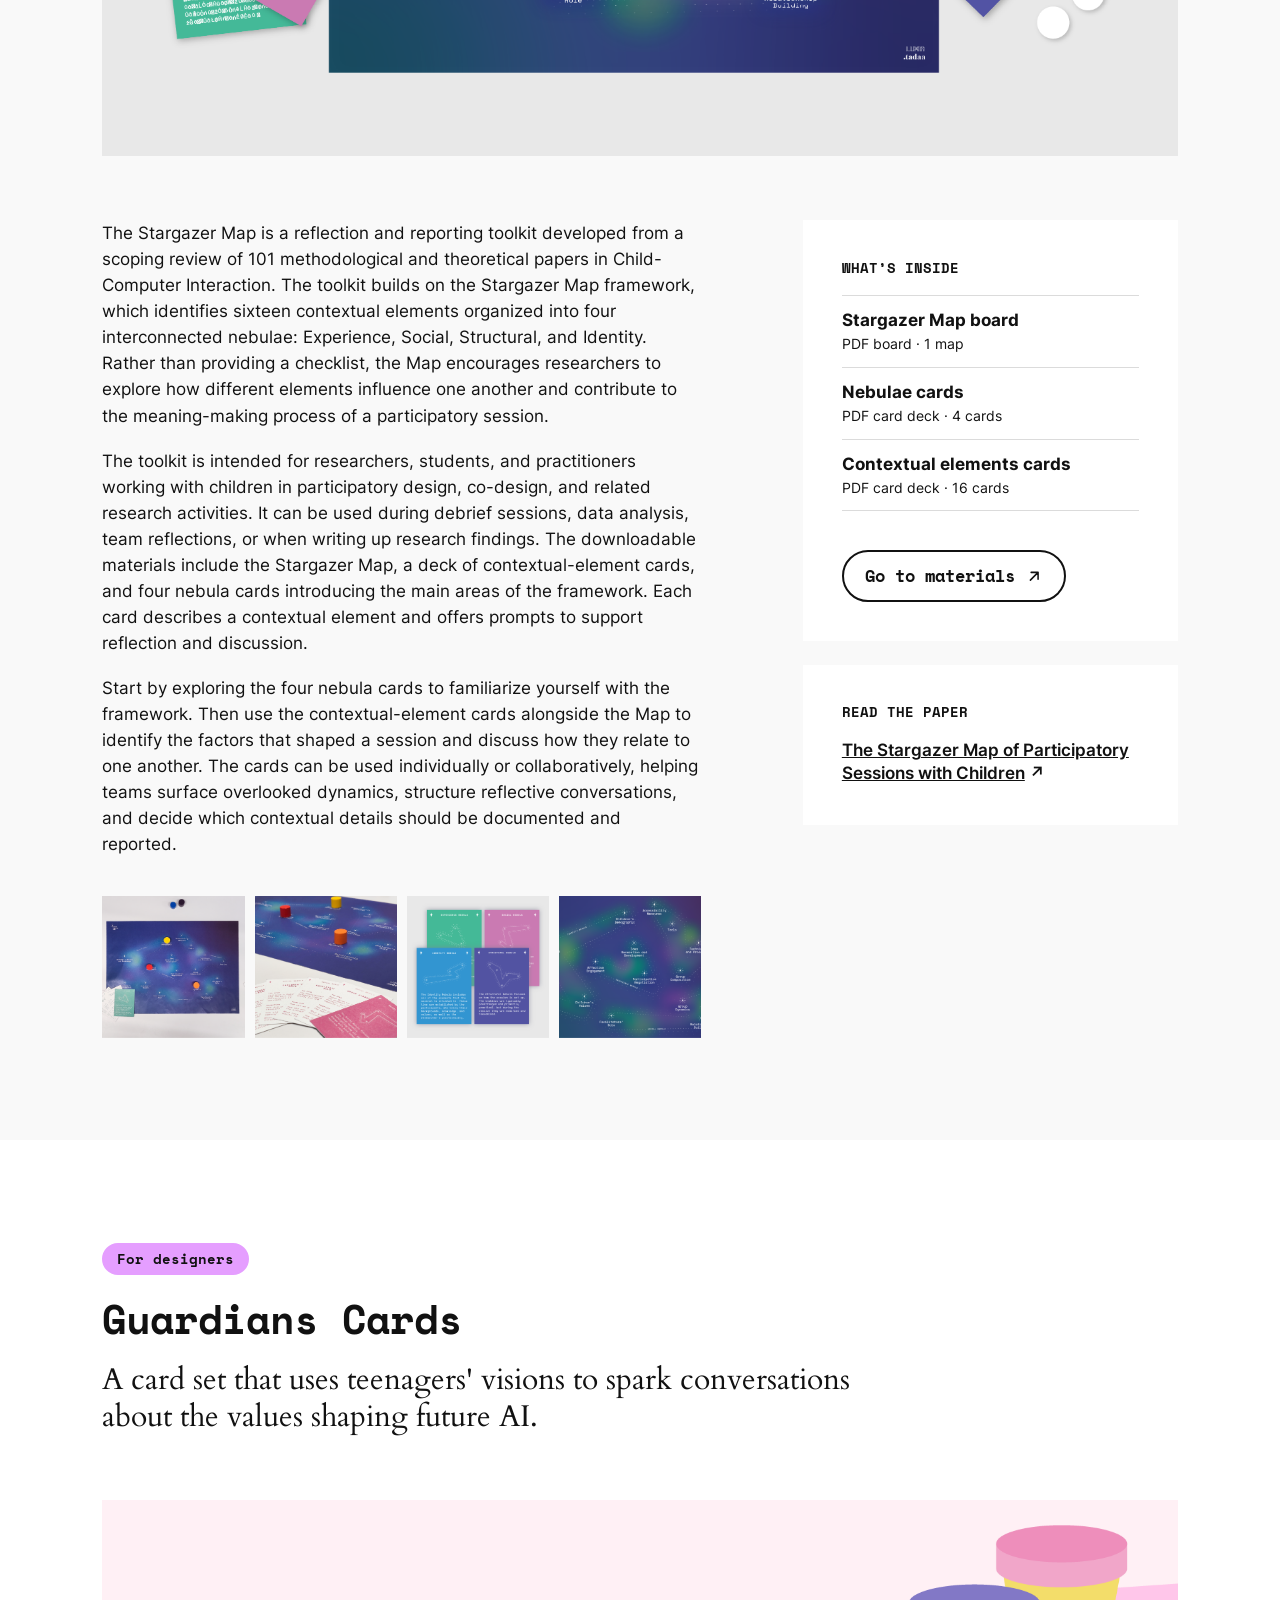
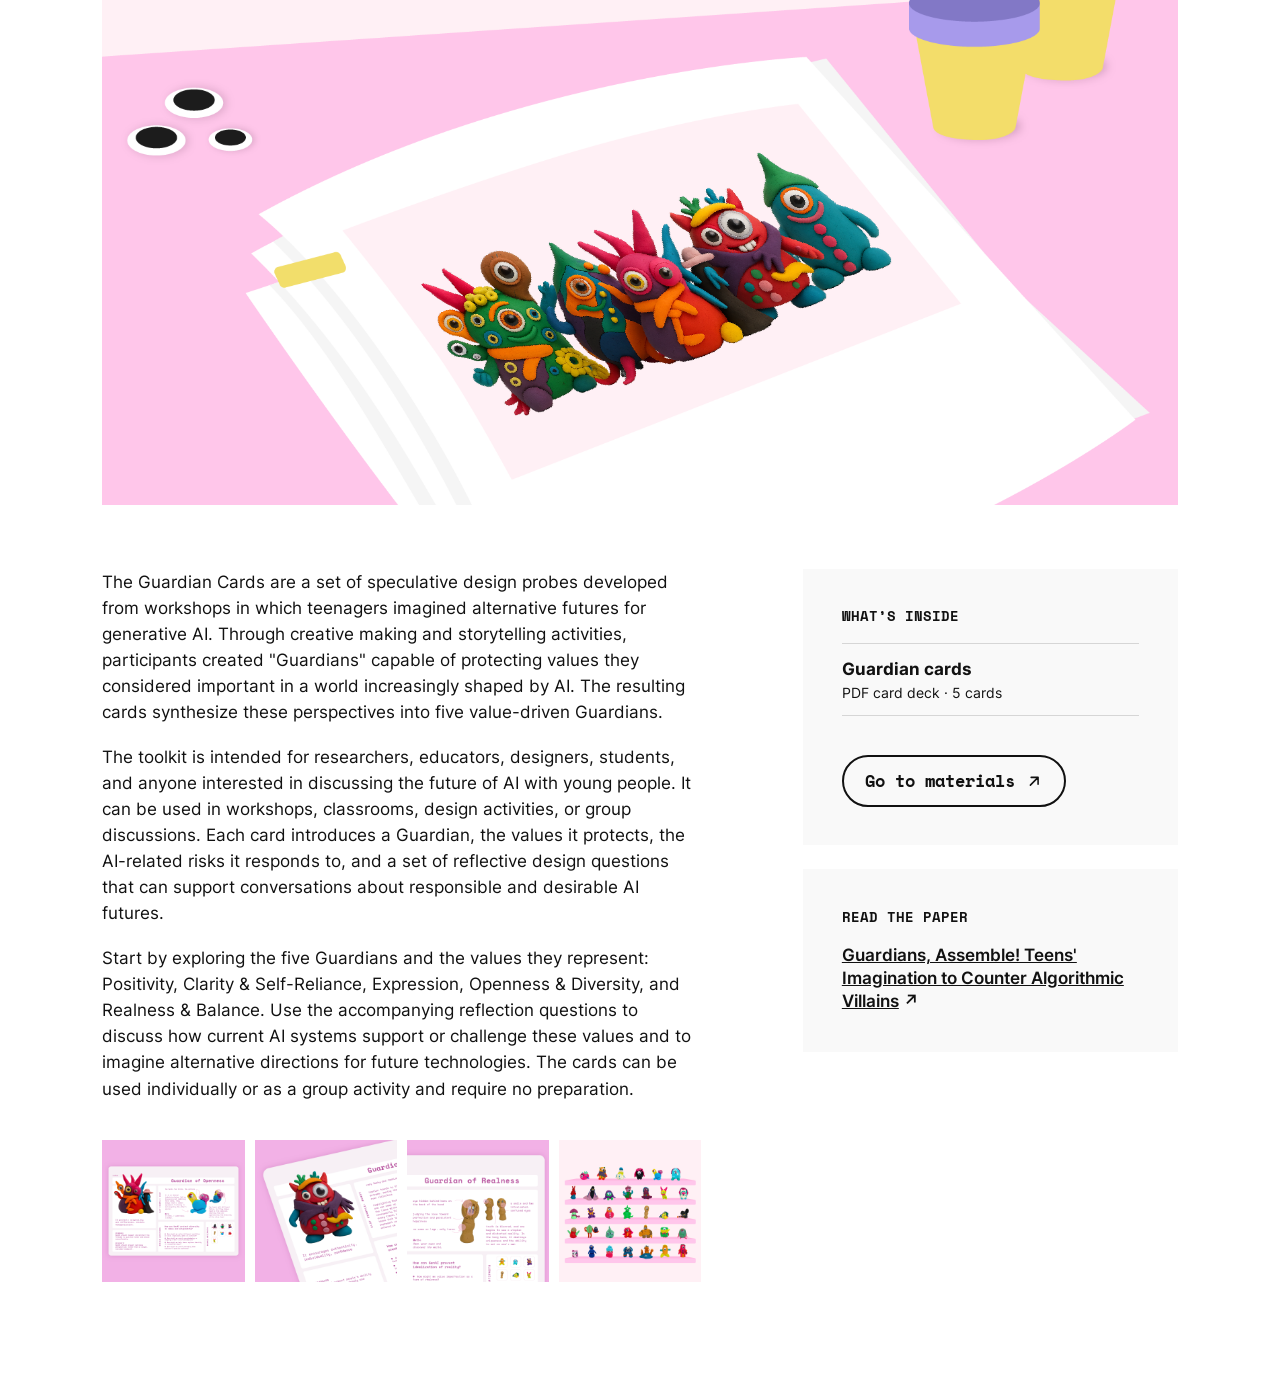
<file: resources/index.html>
<!DOCTYPE html>
<html lang="en-GB">
<head>
  <meta charset="UTF-8">
  <meta name="viewport" content="width=device-width, initial-scale=1">
  <title>Resources – irenezanardi.com</title>
  <meta name="description" content="Free toolkits by Irene Zanardi to download and use.">
  <link rel="icon" href="../assets/img/favicon-32.png" sizes="32x32">
  <link rel="icon" href="../assets/img/favicon-192.png" sizes="192x192">
  <link rel="apple-touch-icon" href="../assets/img/apple-touch-icon.png">
  <link rel="stylesheet" href="../assets/css/style.css">
  <script src="../assets/js/main.js" defer></script>
</head>
<body>
  <a class="skip-link" href="#main">Skip to content</a>

  <!-- ===== Header (same on every page) ===== -->
  <header class="site-header">
    <div class="site-header__inner">
      <a class="site-logo" href="../"><img src="../assets/img/logo.png" width="40" height="20" alt="irenezanardi.com"></a>
      <nav class="nav" aria-label="Navigation">
        <button class="nav__open" type="button" aria-label="Open menu" aria-expanded="false" aria-controls="nav-panel">
          <svg viewBox="0 0 24 24" aria-hidden="true"><path d="M4 7.5h16v1.5H4z"/><path d="M4 15h16v1.5H4z"/></svg>
        </button>
        <div class="nav__panel" id="nav-panel">
          <button class="nav__close" type="button" aria-label="Close menu">
            <svg viewBox="0 0 24 24" aria-hidden="true"><path d="m13.06 12 6.47-6.47-1.06-1.06L12 10.94 5.53 4.47 4.47 5.53 10.94 12l-6.47 6.47 1.06 1.06L12 13.06l6.47 6.47 1.06-1.06L13.06 12Z"/></svg>
          </button>
          <ul class="nav__list">
            <li><a href="../">me</a></li>
            <li><a href="../publications/">Publications</a></li>
            <li><a href="../teaching/">Teaching</a></li>
            <li><a href="../resources/" aria-current="page">Resources</a></li>
            <li><a href="../tadaa/"><img src="../assets/img/tadaa-logo.png" alt="Tadaa"></a></li>
            <li><a href="../contact/">?</a></li>
          </ul>
        </div>
      </nav>
    </div>
  </header>

  <main id="main">
    <div class="page-title">
      <h1>Resources</h1>
    </div>
        <div style="height: 100px" aria-hidden="true"></div>


    <!--
      HOW TO EDIT A TOOLKIT (each toolkit is one <section>)
      - Tags:           filled = who it is for; outlined = languages available
      - Hero image:     replace the src of the wide image (16:9 works best,
                        e.g. 1600 x 900 px), e.g. ../assets/img/resources/toolkit-1/hero.jpg
      - Description:    as many <p> paragraphs as you need inside toolkit__text
      - Content images: each <a> links to the large image (opens full screen),
                        the <img> inside is the small square preview.
                        Add or remove <a> lines freely.
      - What's inside:  one <li> per item in the folder: name + short detail
      - Go to materials: replace href="#" on the button with the GitHub
                        repository link.
      - Read the paper: replace href="#" and the title with the paper's link
                        and title.
      Sections alternate band--white / band--base.
    -->

    <!-- ===== Toolkit 1: Seeds of Reflection ===== -->
    <section class="band band--white" id="toolkit-1">
      <article class="toolkit">
        <header class="toolkit__header">
          <div class="toolkit__tags">
            <p class="tag">For families</p>
            <p class="tag tag--outline"><span class="visually-hidden">Available in </span>EN · IT</p>
          </div>
          <h2 class="toolkit__title highlighted">Seeds of Reflection</h2>
          <p class="toolkit__lead">Supporting meaningful family conversations about gender, stereotypes, and AI through reflection and play.</p>
        </header>

        <div class="toolkit__hero">
          <img src="../assets/img/resources/hero-toolkit-1.png" width="1600" height="900" alt="Toolkit 1 hero image">
        </div>

        <div class="toolkit__body">
          <div class="toolkit__text">
            <p>Seeds of Reflection is a cultural probe designed by Irene Zanardi and Shana Dedò that supports conversations about gender bias in AI-generated imagery within families. The toolkit was developed through research on how parents and children can critically engage with generative AI and its representations of people. It combines reflection, discussion, play, and creative activities to help participants explore stereotypes, representation, and the ways AI systems shape everyday understandings of gender.</p>
            <p>The toolkit is designed for families with children and can be used at home, in workshops, educational settings, or research activities. It includes ten activities: five self-reflection activities for parents and five collaborative activities for the whole family. The activities can be completed over multiple sessions or adapted to fit a single workshop, allowing participants to engage at their own pace.</p>
            <p>Start by reading the instruction leaflet, which provides guidance for each activity as well as prompts to support reflection and discussion. You can then begin with the parent-focused activities, which invite caregivers to document experiences, assumptions, and reflections related to gender and technology. These individual reflections inform a second phase of shared family activities, including discussions, games, and creative exercises using AI-generated images. The toolkit requires minimal preparation and is designed to support open-ended conversations, encouraging exploration and dialogue rather than right or wrong answers.</p>

            <div class="toolkit__shots" data-lightbox>
              <a href="../assets/img/resources/toolkit-1-det-1.png"><img src="../assets/img/resources/toolkit-1-det-1.png" width="800" height="800" alt="Toolkit 1 contents, image 1" loading="lazy"></a>
              <a href="../assets/img/resources/toolkit-1-det-2.png"><img src="../assets/img/resources/toolkit-1-det-2.png" width="800" height="800" alt="Toolkit 1 contents, image 2" loading="lazy"></a>
              <a href="../assets/img/resources/toolkit-1-det-3.png"><img src="../assets/img/resources/toolkit-1-det-3.png" width="800" height="800" alt="Toolkit 1 contents, image 3" loading="lazy"></a>
              <a href="../assets/img/resources/toolkit-1-det-4.png"><img src="../assets/img/resources/toolkit-1-det-4.png" width="800" height="800" alt="Toolkit 1 contents, image 4" loading="lazy"></a>
            </div>
          </div>

          <aside class="toolkit__side" aria-label="Materials for Seeds of Reflection">
            <div class="toolkit__panel">
            <h3 class="toolkit__panel-title">What’s inside</h3>
            <ul class="inside-list">
              <li><strong>Instructions</strong><span>PDF booklet · 24 pages</span></li>
              <li><strong>Reflection diary</strong><span>PDF booklet · 19 pages</span></li>
              <li><strong>Activity cards</strong><span>PDF cards · 10 sets</span></li>
            </ul>
            <div class="toolkit__downloads">
              <a class="button" href="https://github.com/IreneZanardi/tadaa-seeds-of-reflection/tree/main" target="_blank" rel="noopener">
                Go to materials
                <svg viewBox="0 0 24 24" aria-hidden="true"><path d="M7 17 17 7M8 7h9v9"/></svg>
              </a>
            </div>
            <!--<p class="toolkit__note">Opens the GitHub repository in a new tab.</p> -->
            </div>
            <div class="toolkit__panel toolkit__paper">
              <h3 class="toolkit__panel-title">Read the paper</h3>
              <a href="https://dl.acm.org/doi/10.1145/3773077.3811879" target="_blank" rel="noopener">AI at the Dinner Table: Parents on Reflection, Gender Biases and GenAI</a>
            </div>
          </aside>
        </div>
      </article>
    </section>

    <!-- ===== Toolkit 2 ===== -->
    <section class="band band--base" id="toolkit-2">
      <article class="toolkit">
        <header class="toolkit__header">
          <div class="toolkit__tags">
            <p class="tag">For researchers</p>
          </div>
          <h2 class="toolkit__title highlighted">The Stargazer Map</h2>
          <p class="toolkit__lead">A toolkit for reflecting on, analyzing, and reporting participatory sessions with children.</p>
        </header>

        <div class="toolkit__hero">
          <img src="../assets/img/resources/hero-toolkit-2.png" width="1600" height="900" alt="Toolkit 2 hero image" loading="lazy">
        </div>

        <div class="toolkit__body">
          <div class="toolkit__text">
            <p>The Stargazer Map is a reflection and reporting toolkit developed from a scoping review of 101 methodological and theoretical papers in Child-Computer Interaction. The toolkit builds on the Stargazer Map framework, which identifies sixteen contextual elements organized into four interconnected nebulae: Experience, Social, Structural, and Identity. Rather than providing a checklist, the Map encourages researchers to explore how different elements influence one another and contribute to the meaning-making process of a participatory session.</p>
            <p>The toolkit is intended for researchers, students, and practitioners working with children in participatory design, co-design, and related research activities. It can be used during debrief sessions, data analysis, team reflections, or when writing up research findings. The downloadable materials include the Stargazer Map, a deck of contextual-element cards, and four nebula cards introducing the main areas of the framework. Each card describes a contextual element and offers prompts to support reflection and discussion.</p>
            <p>Start by exploring the four nebula cards to familiarize yourself with the framework. Then use the contextual-element cards alongside the Map to identify the factors that shaped a session and discuss how they relate to one another. The cards can be used individually or collaboratively, helping teams surface overlooked dynamics, structure reflective conversations, and decide which contextual details should be documented and reported.</p>

            <div class="toolkit__shots" data-lightbox>
              <a href="../assets/img/resources/toolkit-2-det-1.png"><img src="../assets/img/resources/toolkit-2-det-1.png" width="800" height="800" alt="Toolkit 2 contents, image 1" loading="lazy"></a>
              <a href="../assets/img/resources/toolkit-2-det-2.png"><img src="../assets/img/resources/toolkit-2-det-2.png" width="800" height="800" alt="Toolkit 2 contents, image 2" loading="lazy"></a>
              <a href="../assets/img/resources/toolkit-2-det-3.png"><img src="../assets/img/resources/toolkit-2-det-3.png" width="800" height="800" alt="Toolkit 2 contents, image 3" loading="lazy"></a>
              <a href="../assets/img/resources/toolkit-2-det-4.png"><img src="../assets/img/resources/toolkit-2-det-4.png" width="800" height="800" alt="Toolkit 2 contents, image 4" loading="lazy"></a>
            </div>
          </div>

          <aside class="toolkit__side" aria-label="Materials for toolkit two">
            <div class="toolkit__panel">
            <h3 class="toolkit__panel-title">What’s inside</h3>
            <ul class="inside-list">
              <li><strong>Stargazer Map board</strong><span>PDF board · 1 map</span></li>
              <li><strong>Nebulae cards</strong><span>PDF card deck · 4 cards</span></li>
              <li><strong>Contextual elements cards</strong><span>PDF card deck · 16 cards</span></li>
            </ul>
            <div class="toolkit__downloads">
              <a class="button" href="https://github.com/IreneZanardi/tadaa-stargazer-map" target="_blank" rel="noopener">
                Go to materials
                <svg viewBox="0 0 24 24" aria-hidden="true"><path d="M7 17 17 7M8 7h9v9"/></svg>
              </a>
            </div>
            <!--<p class="toolkit__note">Opens the GitHub repository in a new tab.</p> -->
            </div>
            <div class="toolkit__panel toolkit__paper">
              <h3 class="toolkit__panel-title">Read the paper</h3>
              <a href="https://www.sciencedirect.com/science/article/pii/S2212868926000140" target="_blank" rel="noopener">The Stargazer Map of Participatory Sessions with Children</a>
            </div>
          </aside>
        </div>
      </article>
    </section>

    <!-- ===== Toolkit 3 ===== -->
    <section class="band band--white" id="toolkit-3">
      <article class="toolkit">
        <header class="toolkit__header">
          <div class="toolkit__tags">
            <p class="tag">For designers</p>
          </div>
          <h2 class="toolkit__title highlighted">Guardians Cards</h2>
          <p class="toolkit__lead">A card set that uses teenagers' visions to spark conversations about the values shaping future AI.</p>
        </header>

        <div class="toolkit__hero">
          <img src="../assets/img/resources/hero-toolkit-3.png" width="1600" height="900" alt="Toolkit 3 hero image" loading="lazy">
        </div>

        <div class="toolkit__body">
          <div class="toolkit__text">
            <p>The Guardian Cards are a set of speculative design probes developed from workshops in which teenagers imagined alternative futures for generative AI. Through creative making and storytelling activities, participants created "Guardians" capable of protecting values they considered important in a world increasingly shaped by AI. The resulting cards synthesize these perspectives into five value-driven Guardians.</p>
            <p>The toolkit is intended for researchers, educators, designers, students, and anyone interested in discussing the future of AI with young people. It can be used in workshops, classrooms, design activities, or group discussions. Each card introduces a Guardian, the values it protects, the AI-related risks it responds to, and a set of reflective design questions that can support conversations about responsible and desirable AI futures.</p>
            <p>Start by exploring the five Guardians and the values they represent: Positivity, Clarity & Self-Reliance, Expression, Openness & Diversity, and Realness & Balance. Use the accompanying reflection questions to discuss how current AI systems support or challenge these values and to imagine alternative directions for future technologies. The cards can be used individually or as a group activity and require no preparation.</p>

            <div class="toolkit__shots" data-lightbox>
              <a href="../assets/img/resources/toolkit-3-det-1.png"><img src="../assets/img/resources/toolkit-3-det-1.png" width="800" height="800" alt="Toolkit 3 contents, image 1" loading="lazy"></a>
              <a href="../assets/img/resources/toolkit-3-det-2.png"><img src="../assets/img/resources/toolkit-3-det-2.png" width="800" height="800" alt="Toolkit 3 contents, image 2" loading="lazy"></a>
              <a href="../assets/img/resources/toolkit-3-det-3.png"><img src="../assets/img/resources/toolkit-3-det-3.png" width="800" height="800" alt="Toolkit 3 contents, image 3" loading="lazy"></a>
              <a href="../assets/img/resources/toolkit-3-det-4.png"><img src="../assets/img/resources/toolkit-3-det-4.png" width="800" height="800" alt="Toolkit 3 contents, image 4" loading="lazy"></a>
            </div>
          </div>

          <aside class="toolkit__side" aria-label="Materials for toolkit three">
            <div class="toolkit__panel">
            <h3 class="toolkit__panel-title">What’s inside</h3>
            <ul class="inside-list">
              <li><strong>Guardian cards</strong><span>PDF card deck · 5 cards</span></li>
            </ul>
            <div class="toolkit__downloads">
              <a class="button" href="https://github.com/IreneZanardi/tadaa-ai-guardians/tree/main" target="_blank" rel="noopener">
                Go to materials
                <svg viewBox="0 0 24 24" aria-hidden="true"><path d="M7 17 17 7M8 7h9v9"/></svg>
              </a>
            </div>
            <!--<p class="toolkit__note">Opens the GitHub repository in a new tab.</p> -->
            </div>
            <div class="toolkit__panel toolkit__paper">
              <h3 class="toolkit__panel-title">Read the paper</h3>
              <a href="https://dl.acm.org/doi/10.1145/3803784.3809287" target="_blank" rel="noopener">Guardians, Assemble! Teens' Imagination to Counter Algorithmic Villains</a>
            </div>
          </aside>
        </div>
      </article>
    </section>
  </main>
</body>
</html>
</file>
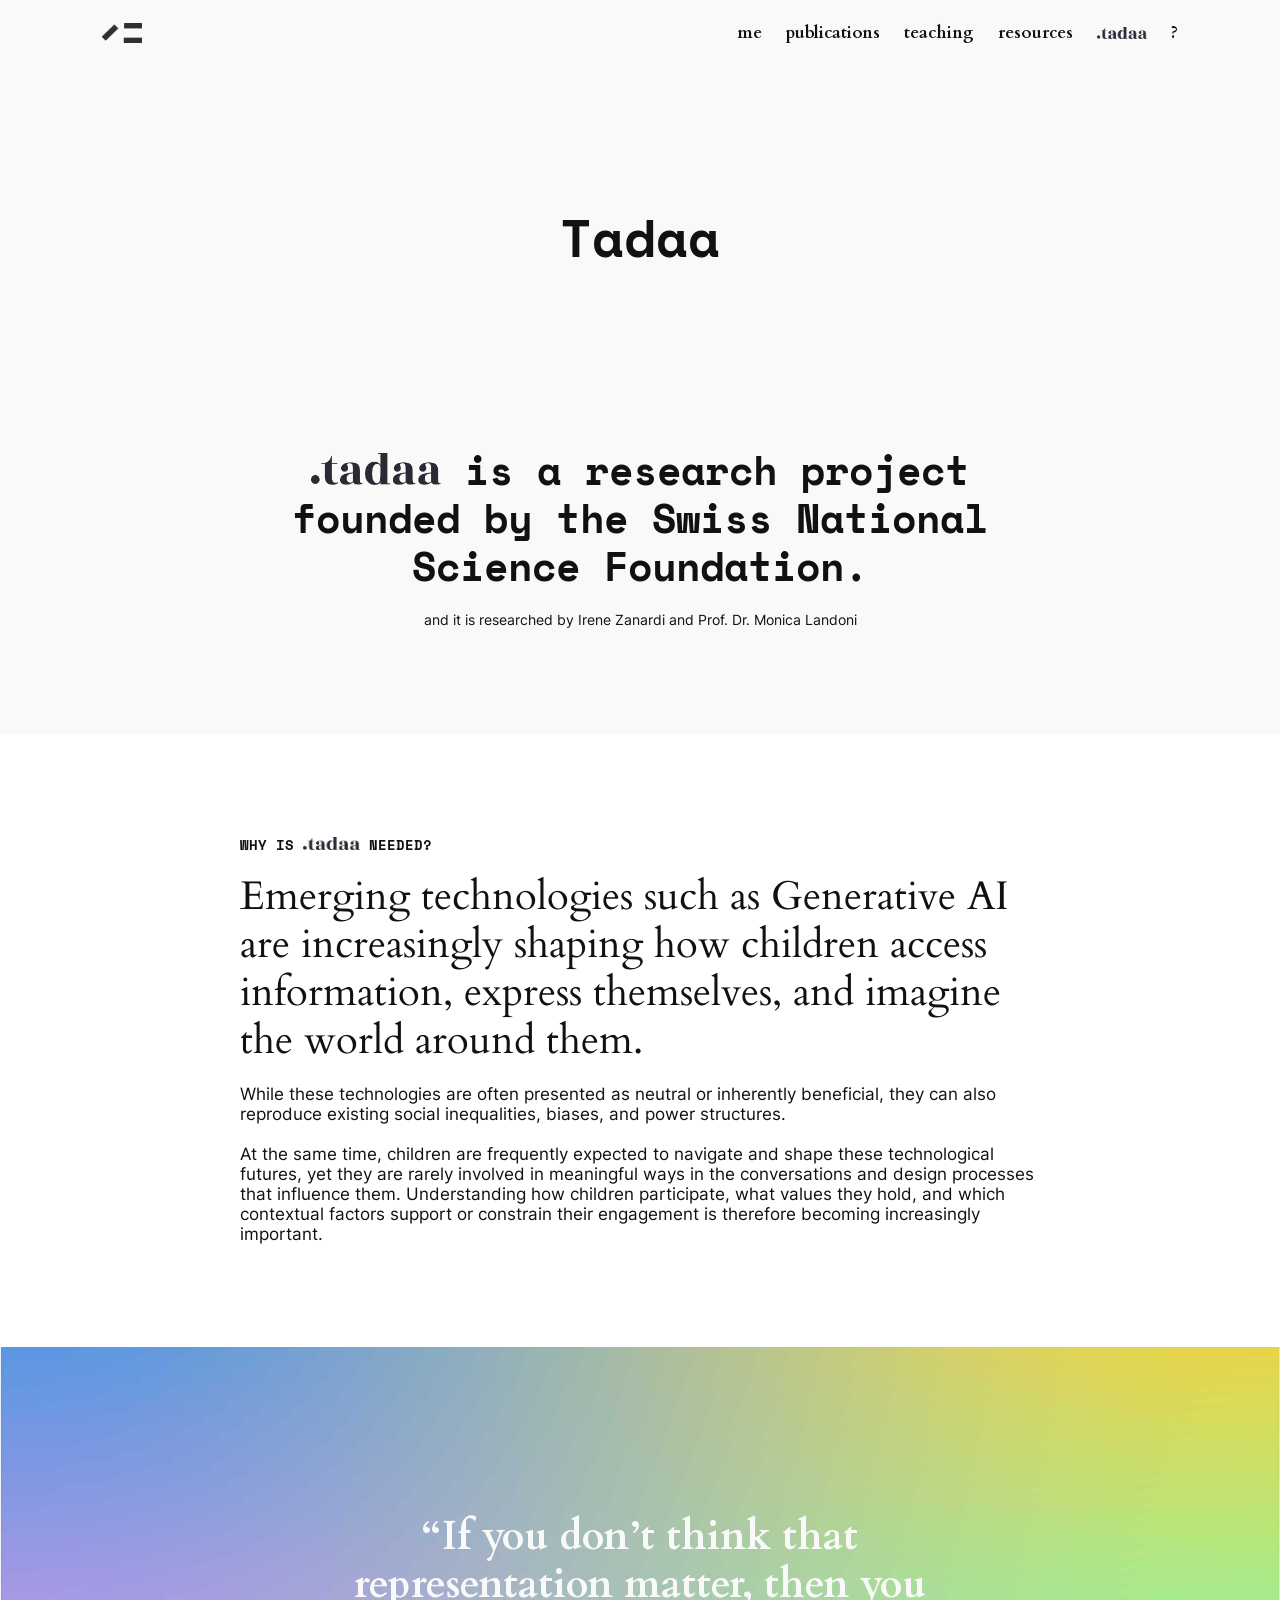
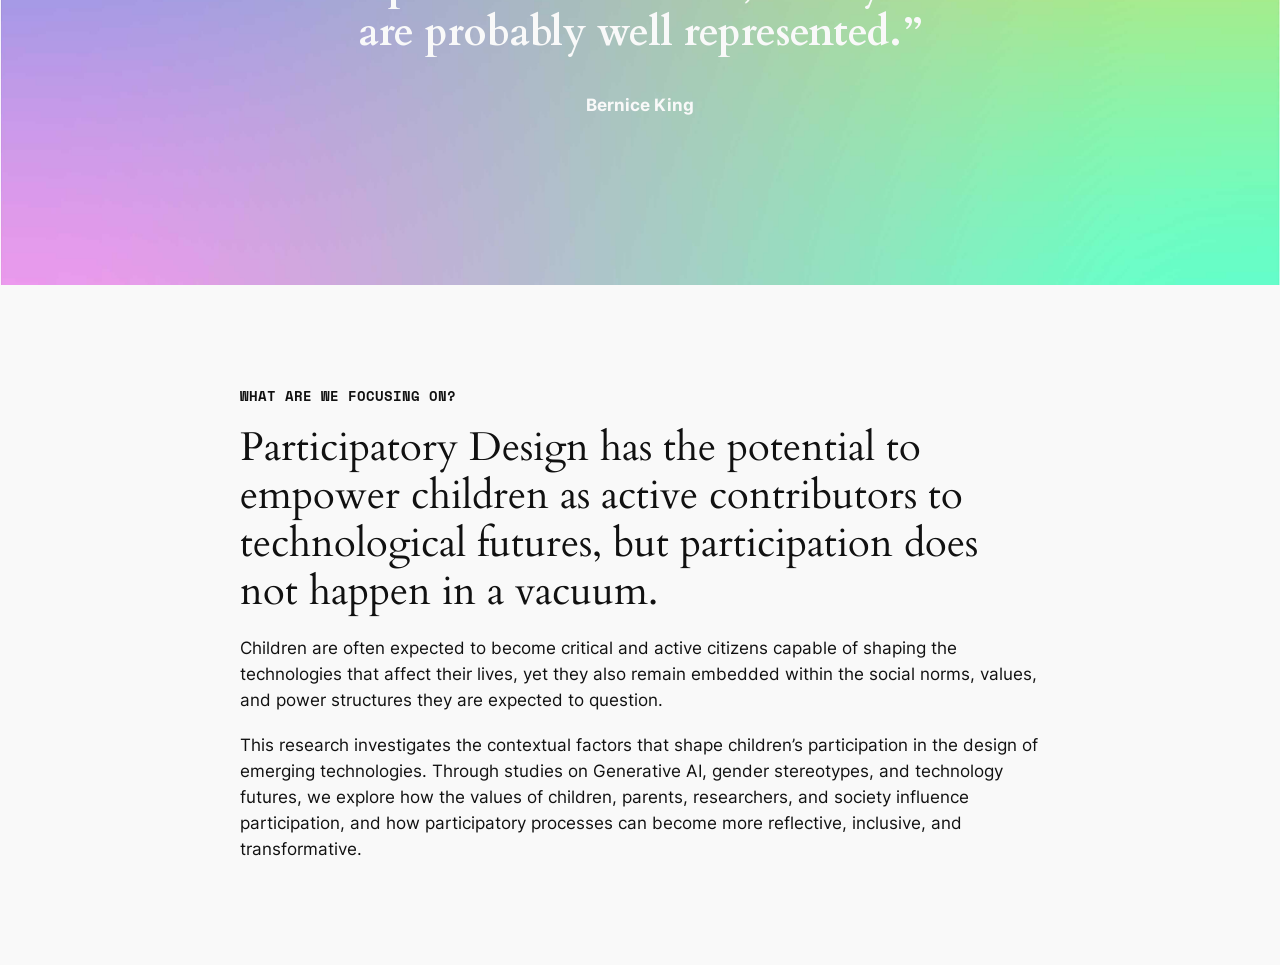
<file: tadaa/index.html>
<!DOCTYPE html>
<html lang="en-GB">
<head>
  <meta charset="UTF-8">
  <meta name="viewport" content="width=device-width, initial-scale=1">
  <title>Tadaa – irenezanardi.com</title>
  <meta name="description" content="Tadaa is a research project funded by the Swiss National Science Foundation on children's participation in shaping technological futures.">
  <link rel="icon" href="../assets/img/favicon-32.png" sizes="32x32">
  <link rel="icon" href="../assets/img/favicon-192.png" sizes="192x192">
  <link rel="apple-touch-icon" href="../assets/img/apple-touch-icon.png">
  <link rel="stylesheet" href="../assets/css/style.css">
  <script src="../assets/js/main.js" defer></script>
</head>
<body>
  <a class="skip-link" href="#main">Skip to content</a>

  <!-- ===== Header (same on every page) ===== -->
  <header class="site-header">
    <div class="site-header__inner">
      <a class="site-logo" href="../"><img src="../assets/img/logo.png" width="40" height="20" alt="irenezanardi.com"></a>
      <nav class="nav" aria-label="Navigation">
        <button class="nav__open" type="button" aria-label="Open menu" aria-expanded="false" aria-controls="nav-panel">
          <svg viewBox="0 0 24 24" aria-hidden="true"><path d="M4 7.5h16v1.5H4z"/><path d="M4 15h16v1.5H4z"/></svg>
        </button>
        <div class="nav__panel" id="nav-panel">
          <button class="nav__close" type="button" aria-label="Close menu">
            <svg viewBox="0 0 24 24" aria-hidden="true"><path d="m13.06 12 6.47-6.47-1.06-1.06L12 10.94 5.53 4.47 4.47 5.53 10.94 12l-6.47 6.47 1.06 1.06L12 13.06l6.47 6.47 1.06-1.06L13.06 12Z"/></svg>
          </button>
          <ul class="nav__list">
            <li><a href="../">me</a></li>
            <li><a href="../publications/">Publications</a></li>
            <li><a href="../teaching/">Teaching</a></li>
            <li><a href="../resources/">Resources</a></li>
            <li><a href="../tadaa/" aria-current="page"><img src="../assets/img/tadaa-logo.png" alt="Tadaa"></a></li>
            <li><a href="../contact/">?</a></li>
          </ul>
        </div>
      </nav>
    </div>
  </header>

  <main id="main">
    <div class="page-title">
      <h1>Tadaa</h1>
    </div>

    <section class="band">
      <div class="container container--800 flow center">
        <h2 style="font-size: var(--fs-x-large)"><img class="inline-logo" src="../assets/img/tadaa-logo.png" style="width: 130px" alt="Tadaa"> is a research project founded by the Swiss National Science Foundation.</h2>
        <p class="small">and it is researched by Irene Zanardi and Prof. Dr. Monica Landoni</p>
      </div>
    </section>

    <section class="band band--white">
      <div class="container container--800 flow">
        <h2 class="eyebrow">WHY IS <img class="inline-logo" src="../assets/img/tadaa-logo.png" style="width: 57px" alt="Tadaa"> NEEDED?</h2>
        <p class="large-serif">Emerging technologies such as Generative AI are increasingly shaping how children access information, express themselves, and imagine the world around them.</p>
        <p style="line-height: 1.2">While these technologies are often presented as neutral or inherently beneficial, they can also reproduce existing social inequalities, biases, and power structures.</p>
        <p style="line-height: 1.2">At the same time, children are frequently expected to navigate and shape these technological futures, yet they are rarely involved in meaningful ways in the conversations and design processes that influence them. Understanding how children participate, what values they hold, and which contextual factors support or constrain their engagement is therefore becoming increasingly important.</p>
      </div>
    </section>

    <section class="quote-band">
      <blockquote class="container">
        <p>“If you don’t think that representation matter, then you are probably well represented.”</p>
        <cite>Bernice King</cite>
      </blockquote>
    </section>

    <section class="band band--base">
      <div class="container container--800 flow">
        <h2 class="eyebrow">WHAT ARE WE FOCUSING ON?</h2>
        <p class="large-serif">Participatory Design has the potential to empower children as active contributors to technological futures, but participation does not happen in a vacuum.</p>
        <p>Children are often expected to become critical and active citizens capable of shaping the technologies that affect their lives, yet they also remain embedded within the social norms, values, and power structures they are expected to question.</p>
        <p>This research investigates the contextual factors that shape children’s participation in the design of emerging technologies. Through studies on Generative AI, gender stereotypes, and technology futures, we explore how the values of children, parents, researchers, and society influence participation, and how participatory processes can become more reflective, inclusive, and transformative.</p>
      </div>
    </section>
  </main>
</body>
</html>
</file>
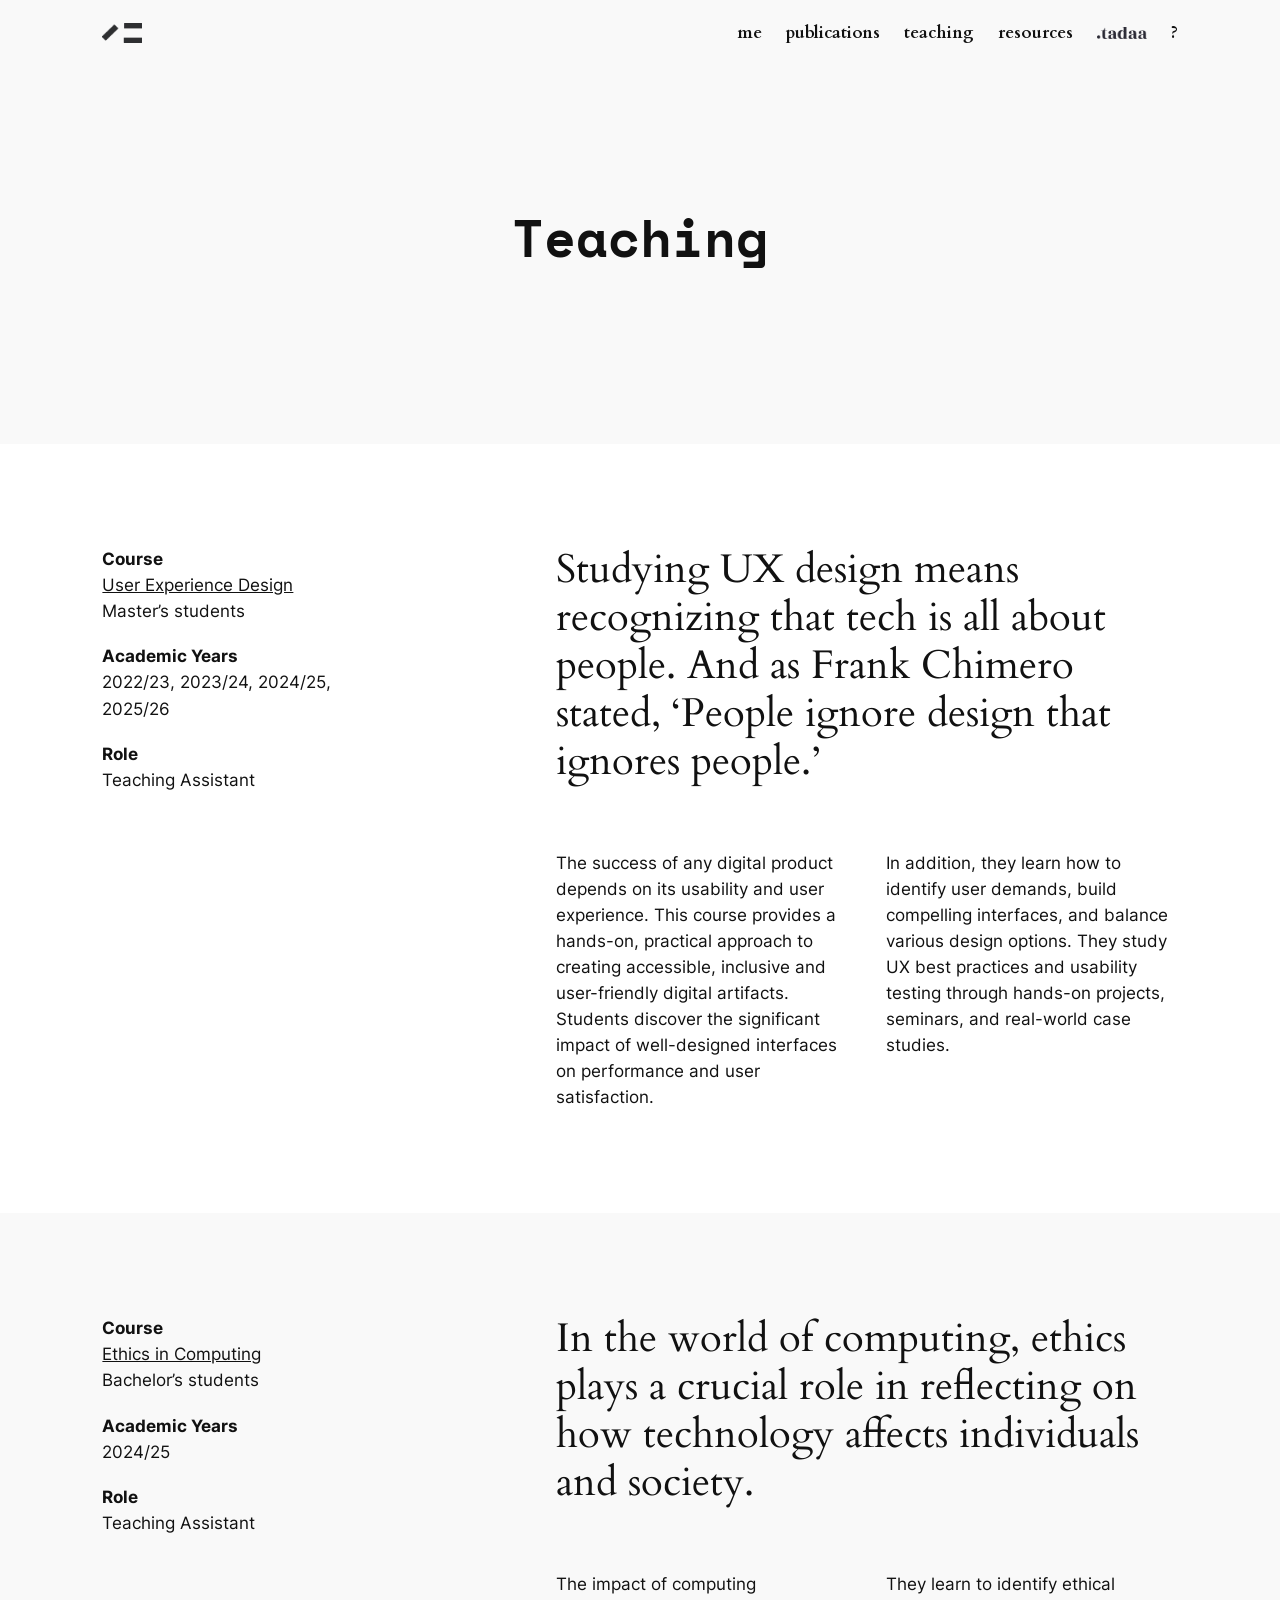
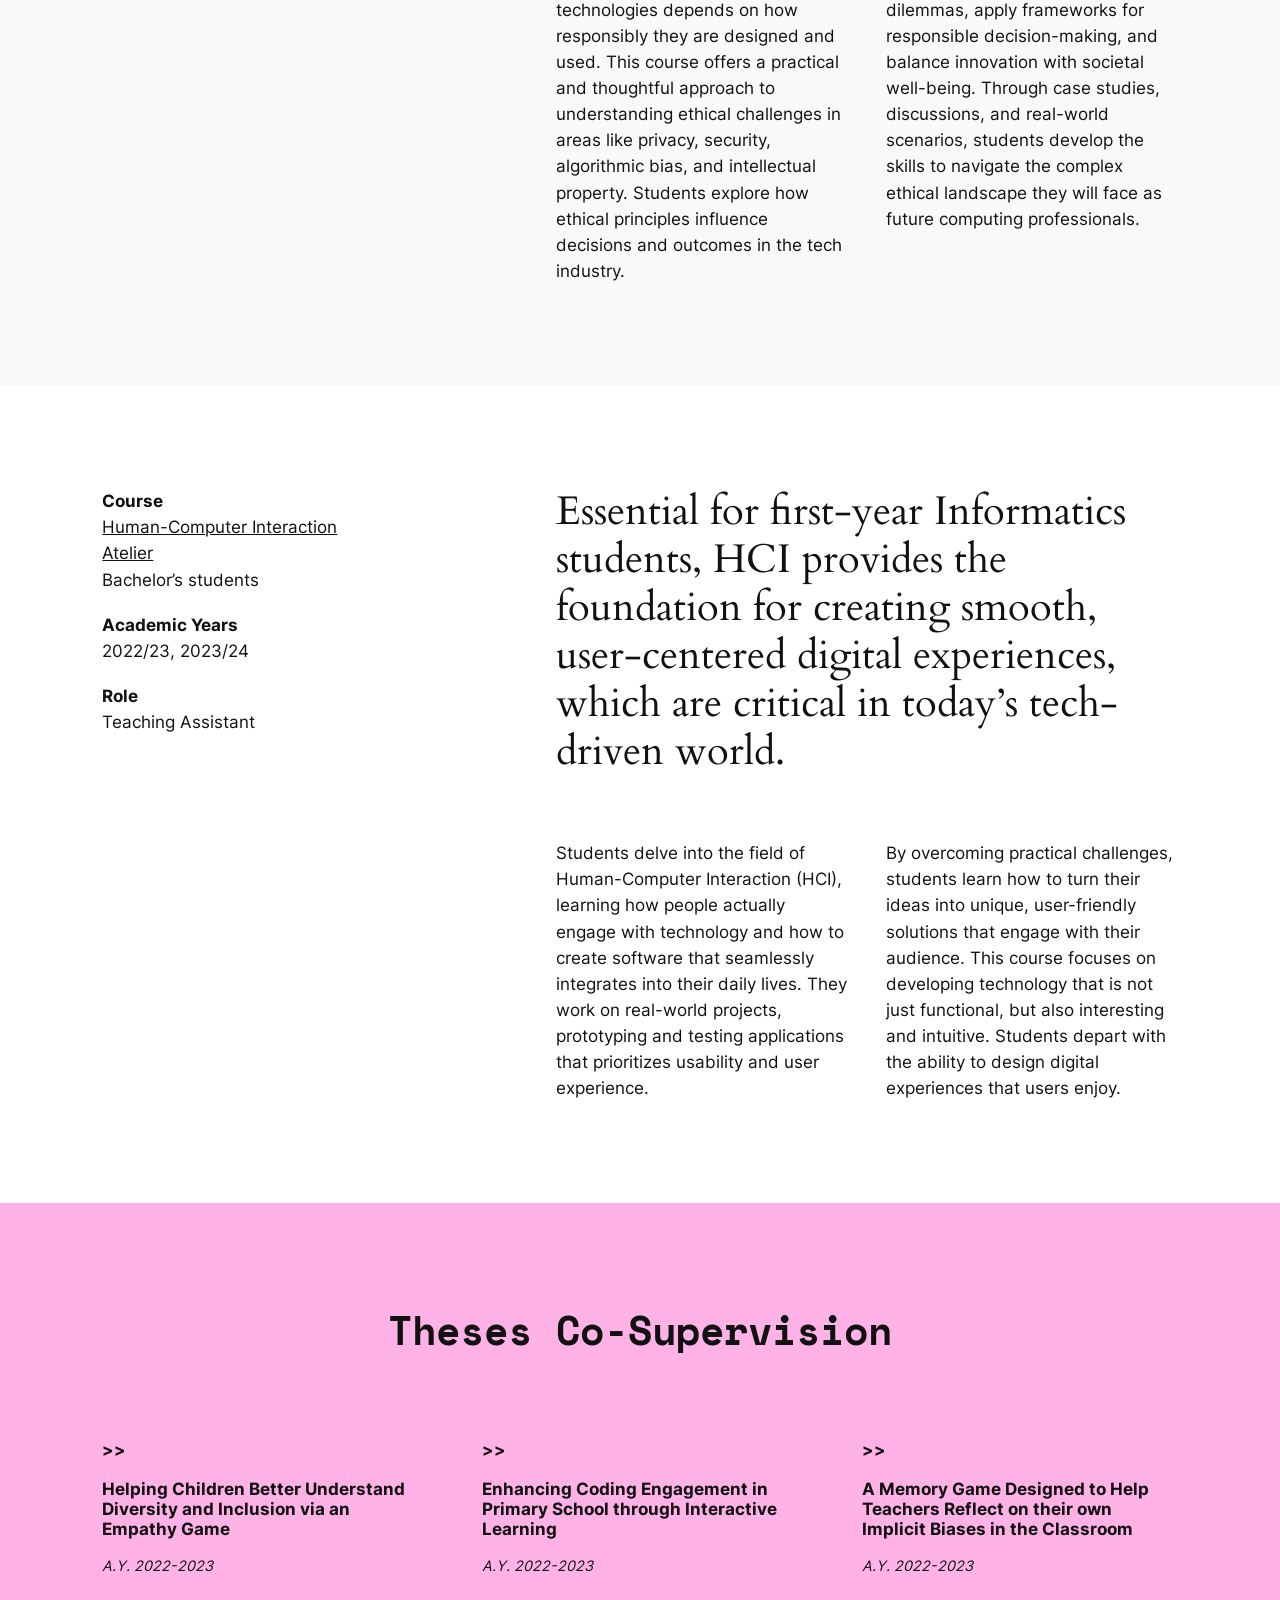
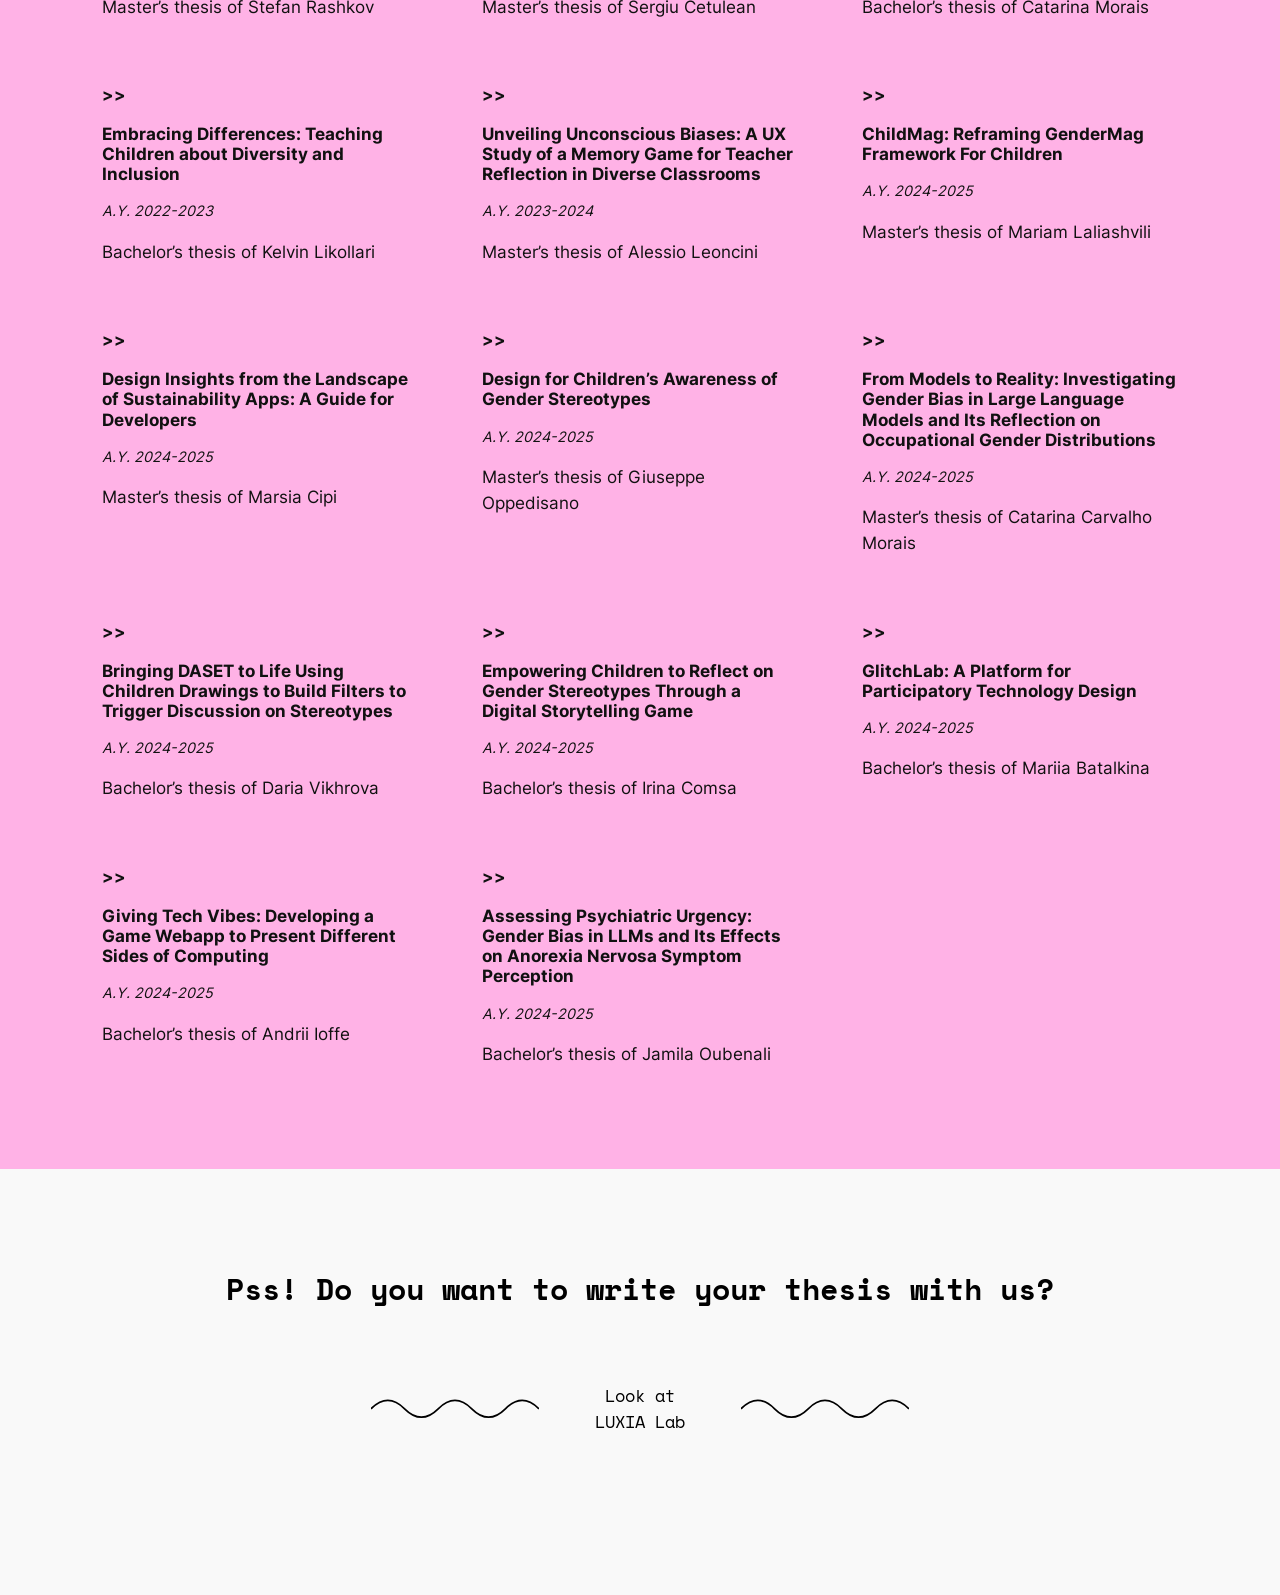
<file: teaching/index.html>
<!DOCTYPE html>
<html lang="en-GB">
<head>
  <meta charset="UTF-8">
  <meta name="viewport" content="width=device-width, initial-scale=1">
  <title>Teaching – irenezanardi.com</title>
  <meta name="description" content="Courses taught and theses co-supervised by Irene Zanardi at Università della Svizzera italiana (USI).">
  <link rel="icon" href="../assets/img/favicon-32.png" sizes="32x32">
  <link rel="icon" href="../assets/img/favicon-192.png" sizes="192x192">
  <link rel="apple-touch-icon" href="../assets/img/apple-touch-icon.png">
  <link rel="stylesheet" href="../assets/css/style.css">
  <script src="../assets/js/main.js" defer></script>
</head>
<body>
  <a class="skip-link" href="#main">Skip to content</a>

  <!-- ===== Header (same on every page) ===== -->
  <header class="site-header">
    <div class="site-header__inner">
      <a class="site-logo" href="../"><img src="../assets/img/logo.png" width="40" height="20" alt="irenezanardi.com"></a>
      <nav class="nav" aria-label="Navigation">
        <button class="nav__open" type="button" aria-label="Open menu" aria-expanded="false" aria-controls="nav-panel">
          <svg viewBox="0 0 24 24" aria-hidden="true"><path d="M4 7.5h16v1.5H4z"/><path d="M4 15h16v1.5H4z"/></svg>
        </button>
        <div class="nav__panel" id="nav-panel">
          <button class="nav__close" type="button" aria-label="Close menu">
            <svg viewBox="0 0 24 24" aria-hidden="true"><path d="m13.06 12 6.47-6.47-1.06-1.06L12 10.94 5.53 4.47 4.47 5.53 10.94 12l-6.47 6.47 1.06 1.06L12 13.06l6.47 6.47 1.06-1.06L13.06 12Z"/></svg>
          </button>
          <ul class="nav__list">
            <li><a href="../">me</a></li>
            <li><a href="../publications/">Publications</a></li>
            <li><a href="../teaching/" aria-current="page">Teaching</a></li>
            <li><a href="../resources/">Resources</a></li>
            <li><a href="../tadaa/"><img src="../assets/img/tadaa-logo.png" alt="Tadaa"></a></li>
            <li><a href="../contact/">?</a></li>
          </ul>
        </div>
      </nav>
    </div>
  </header>

  <main id="main">
    <div class="page-title">
      <h1>Teaching</h1>
    </div>

    <div style="height: 100px" aria-hidden="true"></div>

    <!-- ===== Courses (alternate band--white / band--base) ===== -->
    <section class="band band--white">
      <div class="course">
        <div class="course__meta flow">
          <p><strong>Course</strong><br><a href="https://search.usi.ch/it/corsi/35268084/user-experience-design">User Experience Design</a><br>Master’s students</p>
          <p><strong>Academic Years</strong><br>2022/23, 2023/24, 2024/25, 2025/26</p>
          <p><strong>Role</strong><br>Teaching Assistant</p>
        </div>
        <div class="course__body">
          <p class="large-serif">Studying UX design means recognizing that tech is all about people. And as Frank Chimero stated, ‘People ignore design that ignores people.’</p>
          <div class="two-col">
            <p>The success of any digital product depends on its usability and user experience. This course provides a hands-on, practical approach to creating accessible, inclusive and user-friendly digital artifacts. Students discover the significant impact of well-designed interfaces on performance and user satisfaction.</p>
            <p>In addition, they learn how to identify user demands, build compelling interfaces, and balance various design options. They study UX best practices and usability testing through hands-on projects, seminars, and real-world case studies.</p>
          </div>
        </div>
      </div>
    </section>

    <section class="band band--base">
      <div class="course">
        <div class="course__meta flow">
          <p><strong>Course</strong><br><a href="https://search.usi.ch/courses/35271242/ethics-in-computing">Ethics in Computing</a><br>Bachelor’s students</p>
          <p><strong>Academic Years</strong><br>2024/25</p>
          <p><strong>Role</strong><br>Teaching Assistant</p>
        </div>
        <div class="course__body">
          <p class="large-serif">In the world of computing, ethics plays a crucial role in reflecting on how technology affects individuals and society.</p>
          <div class="two-col">
            <p>The impact of computing technologies depends on how responsibly they are designed and used. This course offers a practical and thoughtful approach to understanding ethical challenges in areas like privacy, security, algorithmic bias, and intellectual property. Students explore how ethical principles influence decisions and outcomes in the tech industry.</p>
            <p>They learn to identify ethical dilemmas, apply frameworks for responsible decision-making, and balance innovation with societal well-being. Through case studies, discussions, and real-world scenarios, students develop the skills to navigate the complex ethical landscape they will face as future computing professionals.</p>
          </div>
        </div>
      </div>
    </section>

    <section class="band band--white">
      <div class="course">
        <div class="course__meta flow">
          <p><strong>Course</strong><br><a href="https://search.usi.ch/it/corsi/35268189/software-atelier-2-human-computer-interaction">Human-Computer Interaction Atelier</a><br>Bachelor’s students</p>
          <p><strong>Academic Years</strong><br>2022/23, 2023/24</p>
          <p><strong>Role</strong><br>Teaching Assistant</p>
        </div>
        <div class="course__body">
          <p class="large-serif">Essential for first-year Informatics students, HCI provides the foundation for creating smooth, user-centered digital experiences, which are critical in today’s tech-driven world.</p>
          <div class="two-col">
            <p>Students delve into the field of Human-Computer Interaction (HCI), learning how people actually engage with technology and how to create software that seamlessly integrates into their daily lives. They work on real-world projects, prototyping and testing applications that prioritizes usability and user experience.</p>
            <p>By overcoming practical challenges, students learn how to turn their ideas into unique, user-friendly solutions that engage with their audience. This course focuses on developing technology that is not just functional, but also interesting and intuitive. Students depart with the ability to design digital experiences that users enjoy.</p>
          </div>
        </div>
      </div>
    </section>

    <!-- ===== Theses: to add one, copy an <article class="card"> block ===== -->
    <section class="band band--pink">
      <h2 class="band__title">Theses Co-Supervision</h2>
      <div class="band__body card-grid">
        <article class="card">
          <p class="card__marker">&gt;&gt;</p>
          <h3 class="card__title">Helping Children Better Understand Diversity and Inclusion via an Empathy Game</h3>
          <p class="card__year">A.Y. 2022-2023</p>
          <p>Master’s thesis of Stefan Rashkov</p>
        </article>
        <article class="card">
          <p class="card__marker">&gt;&gt;</p>
          <h3 class="card__title">Enhancing Coding Engagement in Primary School through Interactive Learning</h3>
          <p class="card__year">A.Y. 2022-2023</p>
          <p>Master’s thesis of Sergiu Cetulean</p>
        </article>
        <article class="card">
          <p class="card__marker">&gt;&gt;</p>
          <h3 class="card__title">A Memory Game Designed to Help Teachers Reflect on their own Implicit Biases in the Classroom</h3>
          <p class="card__year">A.Y. 2022-2023</p>
          <p>Bachelor’s thesis of Catarina Morais</p>
        </article>
        <article class="card">
          <p class="card__marker">&gt;&gt;</p>
          <h3 class="card__title">Embracing Differences: Teaching Children about Diversity and Inclusion</h3>
          <p class="card__year">A.Y. 2022-2023</p>
          <p>Bachelor’s thesis of Kelvin Likollari</p>
        </article>
        <article class="card">
          <p class="card__marker">&gt;&gt;</p>
          <h3 class="card__title">Unveiling Unconscious Biases: A UX Study of a Memory Game for Teacher Reflection in Diverse Classrooms</h3>
          <p class="card__year">A.Y. 2023-2024</p>
          <p>Master’s thesis of Alessio Leoncini</p>
        </article>
        <article class="card">
          <p class="card__marker">&gt;&gt;</p>
          <h3 class="card__title">ChildMag: Reframing GenderMag Framework For Children</h3>
          <p class="card__year">A.Y. 2024-2025</p>
          <p>Master’s thesis of Mariam Laliashvili</p>
        </article>
        <article class="card">
          <p class="card__marker">&gt;&gt;</p>
          <h3 class="card__title">Design Insights from the Landscape of Sustainability Apps: A Guide for Developers</h3>
          <p class="card__year">A.Y. 2024-2025</p>
          <p>Master’s thesis of Marsia Cipi</p>
        </article>
        <article class="card">
          <p class="card__marker">&gt;&gt;</p>
          <h3 class="card__title">Design for Children’s Awareness of Gender Stereotypes</h3>
          <p class="card__year">A.Y. 2024-2025</p>
          <p>Master’s thesis of Giuseppe Oppedisano</p>
        </article>
        <article class="card">
          <p class="card__marker">&gt;&gt;</p>
          <h3 class="card__title">From Models to Reality: Investigating Gender Bias in Large Language Models and Its Reflection on Occupational Gender Distributions</h3>
          <p class="card__year">A.Y. 2024-2025</p>
          <p>Master’s thesis of Catarina Carvalho Morais</p>
        </article>
        <article class="card">
          <p class="card__marker">&gt;&gt;</p>
          <h3 class="card__title">Bringing DASET to Life Using Children Drawings to Build Filters to Trigger Discussion on Stereotypes</h3>
          <p class="card__year">A.Y. 2024-2025</p>
          <p>Bachelor’s thesis of Daria Vikhrova</p>
        </article>
        <article class="card">
          <p class="card__marker">&gt;&gt;</p>
          <h3 class="card__title">Empowering Children to Reflect on Gender Stereotypes Through a Digital Storytelling Game</h3>
          <p class="card__year">A.Y. 2024-2025</p>
          <p>Bachelor’s thesis of Irina Comsa</p>
        </article>
        <article class="card">
          <p class="card__marker">&gt;&gt;</p>
          <h3 class="card__title">GlitchLab: A Platform for Participatory Technology Design</h3>
          <p class="card__year">A.Y. 2024-2025</p>
          <p>Bachelor’s thesis of Mariia Batalkina</p>
        </article>
        <article class="card">
          <p class="card__marker">&gt;&gt;</p>
          <h3 class="card__title">Giving Tech Vibes: Developing a Game Webapp to Present Different Sides of Computing</h3>
          <p class="card__year">A.Y. 2024-2025</p>
          <p>Bachelor’s thesis of Andrii Ioffe</p>
        </article>
        <article class="card">
          <p class="card__marker">&gt;&gt;</p>
          <h3 class="card__title">Assessing Psychiatric Urgency: Gender Bias in LLMs and Its Effects on Anorexia Nervosa Symptom Perception</h3>
          <p class="card__year">A.Y. 2024-2025</p>
          <p>Bachelor’s thesis of Jamila Oubenali</p>
        </article>
      </div>
    </section>

    <!-- ===== Thesis call to action ===== -->
    <section class="band">
      <div class="cta" style="padding-block: 0">
        <h4>Pss! Do you want to write your thesis with us?</h4>
        <div class="wave">
          <svg class="wave__line wave__line--forward" viewBox="0 0 100 20" aria-hidden="true"><path d="M0,10 Q10,0 20,10 T40,10 T60,10 T80,10 T100,10"/></svg>
          <a class="wave__button" href="https://luxia.inf.usi.ch/contact/">Look at<br>LUXIA Lab</a>
          <svg class="wave__line wave__line--back" viewBox="0 0 100 20" aria-hidden="true"><path d="M0,10 Q10,0 20,10 T40,10 T60,10 T80,10 T100,10"/></svg>
        </div>
      </div>
    </section>
  </main>
</body>
</html>
</file>
<file: assets/css/style.css>
/* ==========================================================================
   irenezanardi.com — main stylesheet
   Values below reproduce the original WordPress (Twenty Twenty-Four) theme.
   ========================================================================== */

/* ---------- Fonts ---------- */
@font-face { font-family: "Inter"; font-style: normal; font-weight: 300 900; font-display: fallback; src: url("../fonts/Inter-Variable.woff2") format("woff2"); }
@font-face { font-family: "Cardo"; font-style: normal; font-weight: 400; font-display: fallback; src: url("../fonts/Cardo-Regular.woff2") format("woff2"); }
@font-face { font-family: "Cardo"; font-style: italic; font-weight: 400; font-display: fallback; src: url("../fonts/Cardo-Italic.woff2") format("woff2"); }
@font-face { font-family: "Cardo"; font-style: normal; font-weight: 700; font-display: fallback; src: url("../fonts/Cardo-Bold.woff2") format("woff2"); }
@font-face { font-family: "Space Mono"; font-style: normal; font-weight: 400; font-display: fallback; src: url("../fonts/SpaceMono-Regular.woff2") format("woff2"); }
@font-face { font-family: "Space Mono"; font-style: normal; font-weight: 700; font-display: fallback; src: url("../fonts/SpaceMono-Bold.woff2") format("woff2"); }
@font-face { font-family: "Space Mono"; font-style: italic; font-weight: 400; font-display: fallback; src: url("../fonts/SpaceMono-Italic.woff2") format("woff2"); }
@font-face { font-family: "Space Mono"; font-style: italic; font-weight: 700; font-display: fallback; src: url("../fonts/SpaceMono-BoldItalic.woff2") format("woff2"); }

/* ---------- Design tokens ---------- */
:root {
  /* colours */
  --base: #f9f9f9;
  --base-2: #ffffff;
  --contrast: #111111;
  --pink: #ffb2e6;
  --lilac: #e59eff;

  /* fonts */
  --font-body: "Inter", sans-serif;
  --font-heading: "Cardo", serif;
  --font-mono: "Space Mono", monospace;

  /* font sizes */
  --fs-small: 0.9rem;
  --fs-medium: 1.05rem;
  --fs-large: clamp(1.39rem, 1.39rem + ((1vw - 0.2rem) * 0.767), 1.85rem);
  --fs-x-large: clamp(1.85rem, 1.85rem + ((1vw - 0.2rem) * 1.083), 2.5rem);
  --fs-xx-large: clamp(2.5rem, 2.5rem + ((1vw - 0.2rem) * 1.283), 3.27rem);
  --fs-hero: clamp(1.743rem, 1.743rem + ((1vw - 0.2rem) * 2.095), 3rem);

  /* spacing */
  --sp-10: 1rem;
  --sp-20: min(1.5rem, 2vw);
  --sp-30: min(2.5rem, 3vw);
  --sp-40: min(4rem, 5vw);
  --sp-50: min(6.5rem, 8vw);
  --sp-60: min(10.5rem, 13vw);
  --gap: 1.2rem;

  /* widths */
  --content: 620px;
  --wide: 1280px;
}

/* ---------- Base ---------- */
*, *::before, *::after { box-sizing: border-box; }

html { -webkit-text-size-adjust: 100%; }

body {
  margin: 0;
  background-color: var(--base);
  color: var(--contrast);
  font-family: var(--font-body);
  font-size: var(--fs-medium);
  font-weight: 400;
  line-height: 1.55;
}

body.menu-open,
body.lightbox-open { overflow: hidden; }

p, h1, h2, h3, h4, h5, h6, figure { margin: 0; }

img { max-width: 100%; height: auto; }

a { color: var(--contrast); }
a:hover { text-decoration: none; }

h1, h2, h3, h4, h5, h6 {
  color: inherit;
  font-family: var(--font-mono);
  font-weight: 700;
  line-height: 1.2;
}
h1 { font-size: var(--fs-xx-large); line-height: 1.15; }
h2 { font-size: var(--fs-x-large); }
h3 { font-size: var(--fs-large); }
h4 { font-size: clamp(1.1rem, 1.1rem + ((1vw - 0.2rem) * 0.767), 1.5rem); }

.skip-link {
  position: absolute;
  left: 5px;
  top: -100px;
  z-index: 100000;
  padding: 15px 23px 14px;
  background: #ddd;
  color: #444;
}
.skip-link:focus { top: 5px; }

/* ---------- Layout helpers ---------- */
.flow > * + * { margin-top: var(--gap); }

.container { max-width: var(--content); margin-inline: auto; }
.container--800 { max-width: 800px; }
.container--wide { max-width: var(--wide); }

.gutter { padding-inline: var(--sp-50); }

.center { text-align: center; }
.small { font-size: var(--fs-small); }
.large-serif { font-family: var(--font-heading); font-size: var(--fs-x-large); line-height: 1.2; }

/* Full-width coloured section */
.band { padding: var(--sp-50); }
.band--white { background: var(--base-2); }
.band--base { background: var(--base); }
.band--pink { background: var(--pink); }

.band__title { text-align: center; }
.band__intro {
  max-width: var(--content);
  margin: calc(var(--gap) + 1.25rem) auto 0;
  text-align: center;
}
.band__body { margin-top: calc(var(--sp-40) + var(--gap)); }

/* Hover colour used on headings across the site */
.highlighted:hover { color: var(--lilac); }

/* ---------- Header & navigation ---------- */
.site-header {
  position: relative;
  z-index: 10;
  background: var(--base);
  padding: 20px var(--sp-50);
}

.site-header__inner {
  max-width: var(--wide);
  margin-inline: auto;
  display: flex;
  flex-wrap: wrap;
  align-items: center;
  justify-content: space-between;
  gap: var(--gap);
}

.site-logo img { display: block; width: 40px; height: auto; }

.nav__list {
  display: flex;
  flex-wrap: wrap;
  align-items: center;
  justify-content: flex-end;
  gap: var(--sp-20);
  margin: 0;
  padding: 0;
  list-style: none;
}

.nav__list a {
  display: block;
  color: inherit;
  font-family: var(--font-heading);
  font-weight: 700;
  text-transform: lowercase;
  text-decoration: none;
}
.nav__list a:hover { text-decoration: underline; }
.nav__list img { display: block; width: 50px; }

.nav__open,
.nav__close {
  display: none;
  padding: 0;
  border: 0;
  background: transparent;
  color: currentColor;
  cursor: pointer;
}
.nav__open svg,
.nav__close svg { display: block; width: 24px; height: 24px; fill: currentColor; }

/* Mobile: hamburger + full-screen overlay (same breakpoint as WordPress) */
@media (max-width: 599px) {
  .nav__open { display: flex; }

  .nav__panel { display: none; }
  .nav.is-open .nav__panel {
    display: block;
    position: fixed;
    inset: 0;
    z-index: 100000;
    overflow: auto;
    padding: 1rem;
    background: #fff;
    color: #000;
    animation: menu-fade-in 0.1s ease-out forwards;
  }

  .nav__close { display: block; position: absolute; top: 1rem; right: 1rem; }

  .nav__list {
    flex-direction: column;
    flex-wrap: nowrap;
    align-items: flex-end;
    padding-top: calc(2rem + 24px);
  }
}

@keyframes menu-fade-in {
  from { opacity: 0; transform: translateY(0.5em); }
  to { opacity: 1; transform: translateY(0); }
}

/* ---------- Page title (inner pages) ---------- */
.page-title {
  padding: calc(var(--sp-50) + 2 * var(--gap)) var(--sp-50) calc(var(--sp-30) + 2 * var(--gap));
  text-align: center;
}
.page-title__intro { max-width: var(--content); margin: var(--sp-30) auto 0; }

/* ---------- Home: hero ---------- */
.hero {
  display: flex;
  flex-direction: column;
  align-items: center;
  justify-content: center;
  height: 70vh;
  padding-inline: var(--sp-60);
}
.hero__inner { width: 100%; max-width: var(--content); }

.hero__hello,
.hero__intro {
  font-family: var(--font-mono);
  font-size: var(--fs-hero);
}
.hero__hello { font-weight: 700; line-height: 1; }
.hero__intro { margin-top: var(--gap); font-weight: 400; line-height: 1.3; }

.typewriter {
  width: fit-content;
  overflow: hidden;
  white-space: nowrap;
  border-right: 3px solid;
  /* "Hello there." is 12 characters of a monospace font, so 12ch is exactly its width */
  animation: typing 1s steps(12), blink 0.7s step-end infinite alternate;
}
@keyframes typing { from { width: 0; } to { width: 12ch; } }
@keyframes blink { 50% { border-color: transparent; } }

.scroll-arrow-wrap { padding-inline: var(--sp-60); }
.scroll-arrow {
  display: block;
  margin-top: 10px;
  animation: bounce 1.5s infinite;
}
@keyframes bounce {
  0%, 20%, 50%, 80%, 100% { transform: translateY(0); }
  40% { transform: translateY(-15px); }
  60% { transform: translateY(-7px); }
}

.bio { padding-top: calc(40px + var(--gap)); padding-bottom: 100px; }
.inline-logo { display: inline; vertical-align: baseline; }

/* ---------- Home: photo carousels ---------- */
.carousel {
  overflow: hidden;
  margin-top: var(--gap);
}
.carousel__track {
  display: flex;
  gap: 10px;
  transition: transform 2s linear;
  will-change: transform;
}
.carousel__track + .carousel__track { margin-top: 10px; }

.carousel__slide { flex: 0 0 calc(22.5% + 15px); }
@media (max-width: 768px) {
  .carousel__slide { flex-basis: 60%; }
}
.carousel__slide img { display: block; width: 100%; height: auto; }
.carousel__slide img:hover { filter: sepia(0.3) hue-rotate(-110deg) saturate(4); }

/* ---------- Wavy animated button ---------- */
.wave {
  display: flex;
  align-items: center;
  justify-content: center;
  width: 100%;
}

.wave__line {
  height: 2em;
  min-width: 0;
  flex-shrink: 1;
  fill: none;
  stroke: #000;
  stroke-width: 1px;
}
.wave__line--forward { animation: wave-forward 4s linear infinite; }
.wave__line--back { animation: wave-back 4s linear infinite; }

.wave__button {
  flex-shrink: 0;
  display: flex;
  align-items: center;
  justify-content: center;
  width: 10em;
  height: 8em;
  margin: 1em;
  color: #000;
  font-family: var(--font-mono);
  text-align: center;
  text-decoration: none;
  animation: pulse 4s infinite;
}
.wave__button--wide { width: 15em; }

@keyframes pulse {
  0%, 100% { transform: scale(1); }
  50% { transform: scale(1.2); }
}
@keyframes wave-back {
  0%, 100% { stroke-dasharray: 100; stroke-dashoffset: 0; }
  50% { stroke-dasharray: 100; stroke-dashoffset: 85; }
}
@keyframes wave-forward {
  0%, 100% { stroke-dasharray: 100; stroke-dashoffset: 0; }
  50% { stroke-dasharray: 100; stroke-dashoffset: -100; }
}

.cta { padding-block: 64px; color: #000; }
.cta h4 { font-size: var(--fs-large); line-height: 1.15; text-align: center; }
.cta .wave { margin-top: var(--gap); }

/* ---------- Card grid (publications & theses) ---------- */
.card-grid {
  max-width: var(--wide);
  margin-inline: auto;
  display: grid;
  grid-template-columns: repeat(3, minmax(0, 1fr));
  column-gap: var(--sp-40);
  row-gap: calc(2 * var(--gap) + var(--sp-20));
}

.card { display: flex; flex-direction: column; gap: var(--sp-10); }
.card__marker { font-weight: 700; }
.card__title {
  font-family: var(--font-body);
  font-size: var(--fs-medium);
  font-weight: 700;
  line-height: 1.2;
}
.card__year { font-size: var(--fs-small); font-style: italic; }

@media (max-width: 781px) {
  .card-grid { grid-template-columns: 1fr; row-gap: var(--sp-30); }
}

/* ---------- Teaching: course rows ---------- */
.course {
  max-width: var(--wide);
  margin-inline: auto;
  display: flex;
  gap: var(--sp-40) var(--sp-30);
}
.course__meta { flex: 0 1 40%; }
.course__meta > * { max-width: 260px; }
.course__body { flex: 0 1 60%; }
.course__body > * + * { margin-top: var(--sp-40); }

.two-col { display: flex; gap: var(--sp-30); }
.two-col > * { flex: 1 1 0; min-width: 0; }

@media (max-width: 781px) {
  .course,
  .two-col { flex-direction: column; }
  .course__meta,
  .course__body { flex-basis: auto; }
}

/* ---------- Tadaa ---------- */
.eyebrow { font-size: var(--fs-small); }

.quote-band {
  padding: var(--sp-60);
  background-color: var(--contrast);
  background-image: url("../img/tadaa-quote-bg.png");
  background-position: 47% 69%;
  background-size: cover;
  color: var(--base);
  text-align: center;
}
.quote-band blockquote { margin: 0 auto; }
.quote-band p { font-family: var(--font-heading); font-size: var(--fs-x-large); font-weight: 700; line-height: 1.2; }
.quote-band cite { display: block; margin-top: calc(var(--gap) + var(--sp-10)); font-style: normal; font-weight: 700; }

/* ---------- Contact ---------- */
.contact {
  display: flex;
  flex-direction: column;
  align-items: center;
  justify-content: center;
  min-height: 50vh;
  padding-inline: var(--sp-50);
  text-align: center;
}
.contact h2 { font-size: var(--fs-x-large); }

/* ---------- Posters gallery ---------- */
.poster-gallery { max-width: var(--wide); margin-inline: auto; }

/* Plain list: what the page shows if JavaScript is off */
.poster-list { max-width: var(--content); margin: 0 auto; padding: 0; list-style: none; }
.poster-list > li + li { margin-top: var(--sp-40); }
.poster-list img { display: block; width: 100%; }
.poster-list .poster__caption { margin-top: var(--sp-10); }
.poster-gallery.is-enhanced .poster-list { display: none; }

.poster__title { font-size: var(--fs-large); }
.poster__venue { font-family: var(--font-mono); font-size: var(--fs-small); text-transform: uppercase; }
.poster__caption > * + * { margin-top: 0.4rem; }

/* Thumbnail strip */
.pg-thumbs {
  position: relative;
  display: flex;
  gap: 10px;
  overflow-x: auto;
  padding: 6px;
  scrollbar-width: thin;
}
.pg-thumbs > :first-child { margin-left: auto; }
.pg-thumbs > :last-child { margin-right: auto; }

.pg-thumb {
  flex: 0 0 auto;
  width: 64px;
  height: 64px;
  padding: 0;
  border: 0;
  background: none;
  cursor: pointer;
  opacity: 0.45;
  transition: opacity 0.2s ease;
}
.pg-thumb img { display: block; width: 100%; height: 100%; object-fit: cover; }
.pg-thumb:hover { opacity: 0.8; }
.pg-thumb[aria-current="true"] { opacity: 1; outline: 2px solid var(--contrast); outline-offset: 3px; }

/* Stage: previous – current – next */
/* Image heights are set from --stage-h directly so a poster can never grow
   taller than the stage and overlap the caption below. */
.pg-stage {
  --stage-h: clamp(320px, 56vh, 640px);
  --side-scale: 0.55;
  display: grid;
  grid-template-columns: minmax(0, 1fr) minmax(0, 2.2fr) minmax(0, 1fr);
  grid-template-rows: var(--stage-h);
  align-items: center;
  gap: var(--sp-30);
  margin-top: var(--sp-40);
}

.pg-main,
.pg-side {
  display: flex;
  align-items: center;
  justify-content: center;
  min-width: 0;
  padding: 0;
  border: 0;
  background: none;
  cursor: pointer;
}
.pg-main img,
.pg-side img { display: block; width: auto; height: auto; max-width: 100%; object-fit: contain; }
.pg-main img { max-height: var(--stage-h); box-shadow: 0 12px 40px rgba(0, 0, 0, 0.14); }
.pg-side img { max-height: calc(var(--stage-h) * var(--side-scale)); }
.pg-main img.is-entering { animation: poster-in 0.35s ease-out; }

.pg-side { opacity: 0.4; transition: opacity 0.2s ease; }
.pg-side:hover { opacity: 0.85; }
.pg-side--prev { justify-content: flex-end; }
.pg-side--next { justify-content: flex-start; }

@keyframes poster-in {
  from { opacity: 0; transform: scale(0.97); }
  to { opacity: 1; transform: scale(1); }
}

.pg-caption {
  max-width: var(--content);
  min-height: 7.5rem;
  margin: var(--sp-30) auto 0;
  text-align: center;
}
.pg-counter { margin-top: var(--sp-10); font-family: var(--font-mono); font-size: var(--fs-small); }

@media (max-width: 599px) {
  .pg-stage {
    --stage-h: clamp(300px, 58vh, 520px);
    --side-scale: 0.65;
    grid-template-columns: minmax(0, 0.7fr) minmax(0, 3fr) minmax(0, 0.7fr);
    gap: 8px;
  }
}

/* ---------- Full-screen image viewer ---------- */
.lightbox {
  width: 100vw;
  max-width: none;
  height: 100vh;
  height: 100dvh;
  max-height: none;
  margin: 0;
  padding: 0;
  border: 0;
  background: rgba(17, 17, 17, 0.95);
  color: var(--base);
}
.lightbox::backdrop { background: rgba(17, 17, 17, 0.6); }

.lightbox__figure {
  display: flex;
  flex-direction: column;
  align-items: center;
  justify-content: center;
  gap: 0.75rem;
  height: 100%;
  margin: 0;
  padding: 1rem 4rem;
}
.lightbox__figure img {
  max-width: 100%;
  max-height: calc(100% - 2.5rem);
  object-fit: contain;
}
.lightbox__caption { font-family: var(--font-mono); font-size: var(--fs-small); text-align: center; }

.lightbox__btn {
  position: absolute;
  z-index: 1;
  padding: 0.75rem;
  border: 0;
  background: transparent;
  color: inherit;
  cursor: pointer;
}
.lightbox__btn svg { display: block; width: 32px; height: 32px; fill: none; stroke: currentColor; stroke-width: 1.5; }
.lightbox__btn:hover { color: var(--lilac); }
.lightbox__close { top: 0.5rem; right: 0.5rem; }
.lightbox__prev { top: 50%; left: 0.25rem; transform: translateY(-50%); }
.lightbox__next { top: 50%; right: 0.25rem; transform: translateY(-50%); }

@media (max-width: 599px) {
  .lightbox__figure { padding: 3.5rem 0.5rem 1rem; }
  .lightbox__prev,
  .lightbox__next { top: auto; bottom: 0.25rem; transform: none; }
}

/* ---------- Resources: toolkits ---------- */
.toolkit { max-width: var(--wide); margin-inline: auto; }

.toolkit__header { max-width: 800px; }
.toolkit__header > * + * { margin-top: var(--gap); }
.toolkit__title { font-size: var(--fs-x-large); }
.toolkit__lead { font-family: var(--font-heading); font-size: var(--fs-large); line-height: 1.25; }

.toolkit__tags { display: flex; flex-wrap: wrap; gap: 0.5rem; }
.tag {
  display: inline-block;
  padding: 0.2rem 0.8rem;
  border: 2px solid var(--lilac);
  border-radius: 999px;
  background: var(--lilac);
  font-family: var(--font-mono);
  font-size: var(--fs-small);
  font-weight: 700;
}
.tag--outline { background: transparent; border-color: var(--contrast); }

.toolkit__hero { margin-top: var(--sp-40); }
.toolkit__hero img {
  display: block;
  width: 100%;
  aspect-ratio: 16 / 9;
  object-fit: cover;
}

.toolkit__body {
  display: grid;
  grid-template-columns: minmax(0, 1.6fr) minmax(0, 1fr);
  align-items: start;
  gap: var(--sp-40) var(--sp-50);
  margin-top: var(--sp-40);
}
.toolkit__text > * + * { margin-top: var(--gap); }
.toolkit__text > .toolkit__shots { margin-top: var(--sp-30); }

/* Sidebar with two boxes ("What's inside" and "Read the paper");
   it stays in view while the description scrolls */
.toolkit__side {
  position: sticky;
  top: 1.5rem;
  display: flex;
  flex-direction: column;
  gap: var(--sp-20);
}
.toolkit__panel {
  padding: max(var(--sp-30), 1.25rem);
  background: var(--base);
}
.band--base .toolkit__panel { background: var(--base-2); }

.toolkit__panel-title { font-size: var(--fs-small); text-transform: uppercase; }

.inside-list { margin: var(--gap) 0 0; padding: 0; list-style: none; }
.inside-list li {
  display: flex;
  flex-direction: column;
  padding: 0.7rem 0;
  border-top: 1px solid rgba(17, 17, 17, 0.15);
}
.inside-list li:last-child { border-bottom: 1px solid rgba(17, 17, 17, 0.15); }
.inside-list span { font-size: var(--fs-small); }

.toolkit__downloads { display: flex; flex-direction: column; align-items: flex-start; gap: 0.75rem; margin-top: var(--sp-30); }
.toolkit__note { margin-top: 0.75rem; font-size: var(--fs-small); }

.toolkit__shots {
  display: grid;
  grid-template-columns: repeat(4, minmax(0, 1fr));
  gap: 10px;
}
.toolkit__shots img {
  display: block;
  width: 100%;
  aspect-ratio: 1;
  object-fit: cover;
}
.toolkit__shots img:hover { filter: sepia(0.3) hue-rotate(-110deg) saturate(4); }

.button {
  display: inline-flex;
  align-items: center;
  gap: 0.6em;
  padding: 0.7rem 1.3rem;
  border: 2px solid var(--contrast);
  border-radius: 999px;
  color: var(--contrast);
  font-family: var(--font-mono);
  font-weight: 700;
  text-decoration: none;
  transition: background-color 0.2s ease, border-color 0.2s ease;
}
.button:hover { background: var(--lilac); border-color: var(--lilac); }
.button svg { width: 1.1em; height: 1.1em; fill: none; stroke: currentColor; stroke-width: 2; stroke-linecap: round; stroke-linejoin: round; }
/* "Read the paper" box */
.toolkit__paper a { display: inline-block; margin-top: var(--gap); font-weight: 600; line-height: 1.35; }
.toolkit__paper a::after { content: " \2197"; text-decoration: none; display: inline-block; margin-left: 0.25em; }
.toolkit__paper a:hover { color: var(--lilac); }

.visually-hidden {
  position: absolute;
  width: 1px;
  height: 1px;
  overflow: hidden;
  clip-path: inset(50%);
  white-space: nowrap;
}

@media (max-width: 781px) {
  .toolkit__body { grid-template-columns: 1fr; }
  .toolkit__side { position: static; }
}
@media (max-width: 599px) {
  .toolkit__panel { padding: 1rem; }
  .toolkit__downloads .button { padding: 0.6rem 1rem; font-size: var(--fs-small); white-space: nowrap; }
}

/* ---------- Custom cursor (only on devices with a mouse) ---------- */
@media (hover: hover) and (pointer: fine) {
  body.has-custom-cursor,
  body.has-custom-cursor a,
  body.has-custom-cursor button { cursor: none; }
}

.custom-cursor {
  position: fixed;
  top: 0;
  left: 0;
  z-index: 100001;
  width: 20px;
  height: 20px;
  border: 2px solid #000;
  border-radius: 50%;
  background-color: transparent;
  pointer-events: none;
  opacity: 0;
  transform: translate(-50%, -50%);
  transition: background-color 0.2s ease, transform 0.1s ease;
  will-change: left, top;
}
.custom-cursor.is-visible { opacity: 1; }
.custom-cursor.clickable { background-color: var(--lilac); border-color: var(--lilac); }
.lightbox .custom-cursor { border-color: var(--base); }

/* ---------- Respect "reduce motion" system setting ---------- */
@media (prefers-reduced-motion: reduce) {
  *, *::before, *::after {
    animation-duration: 0.01ms !important;
    animation-iteration-count: 1 !important;
    transition-duration: 0.01ms !important;
  }
}
</file>
